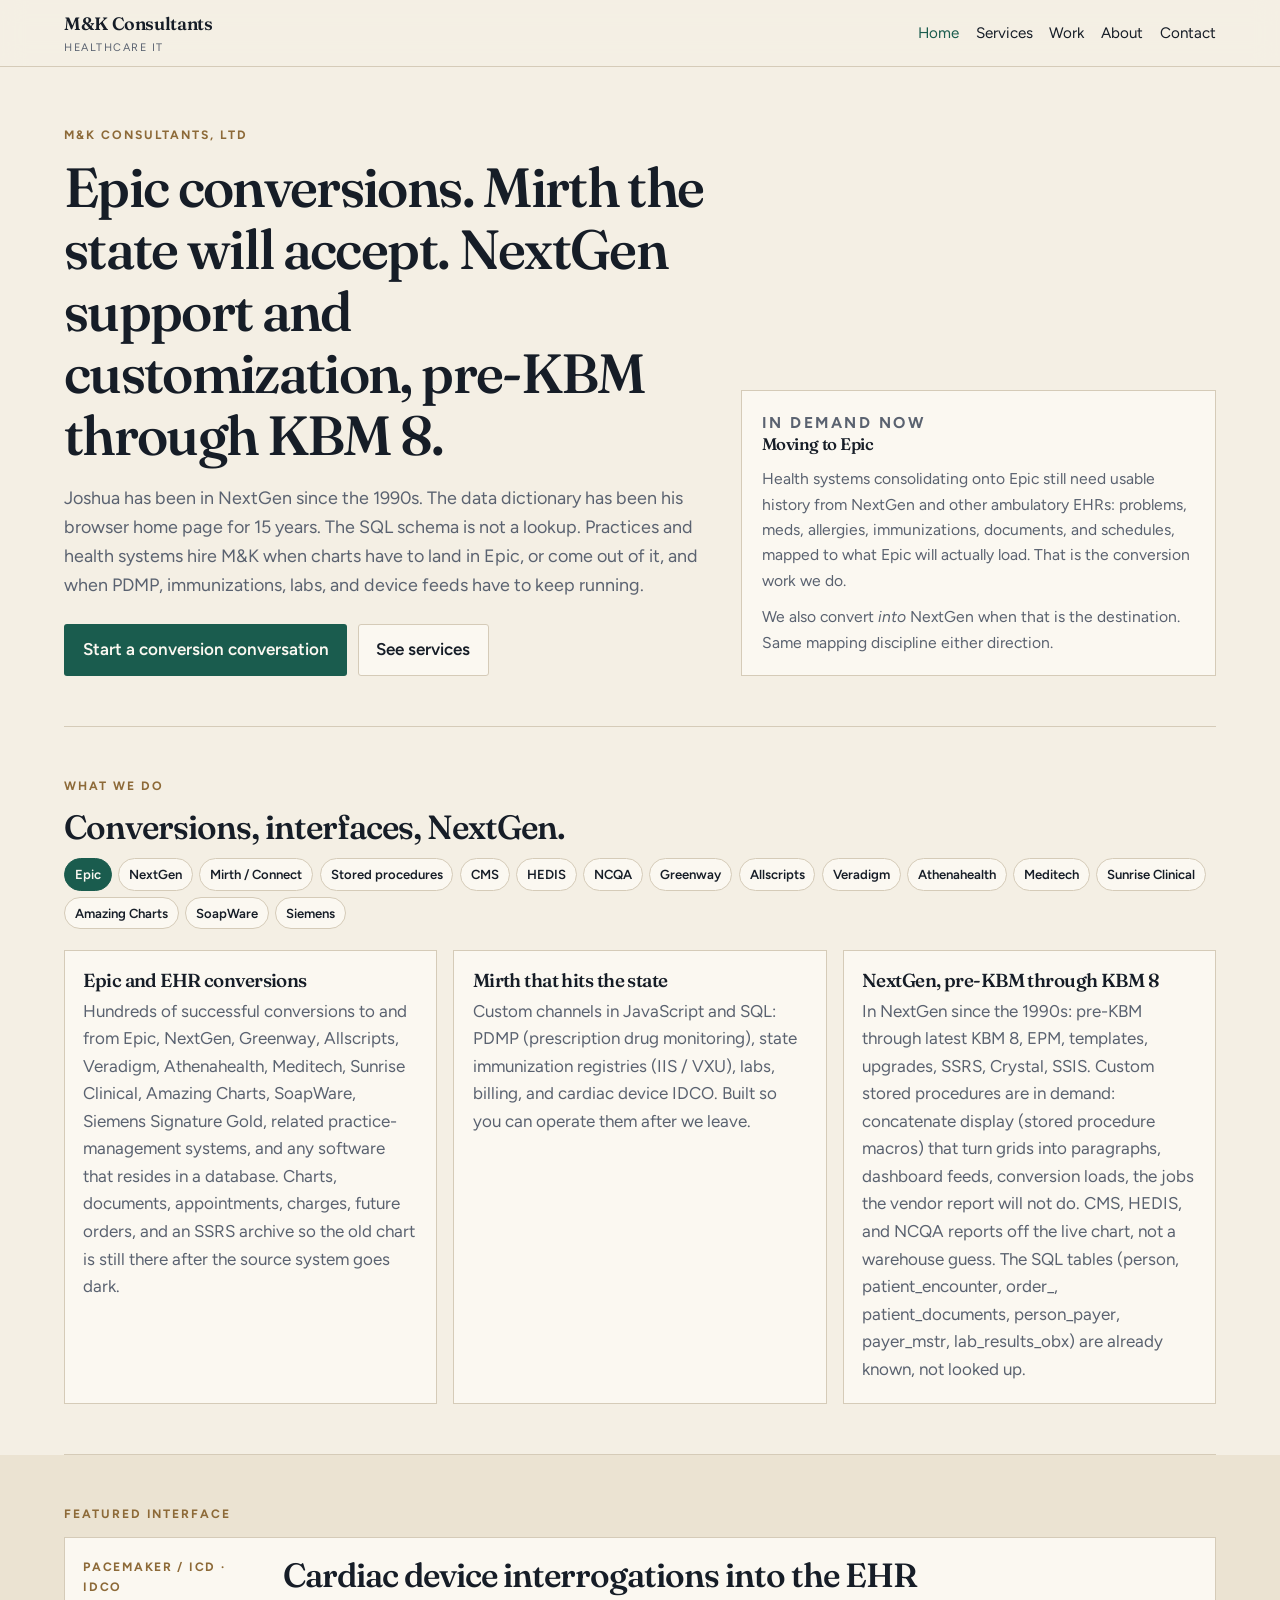
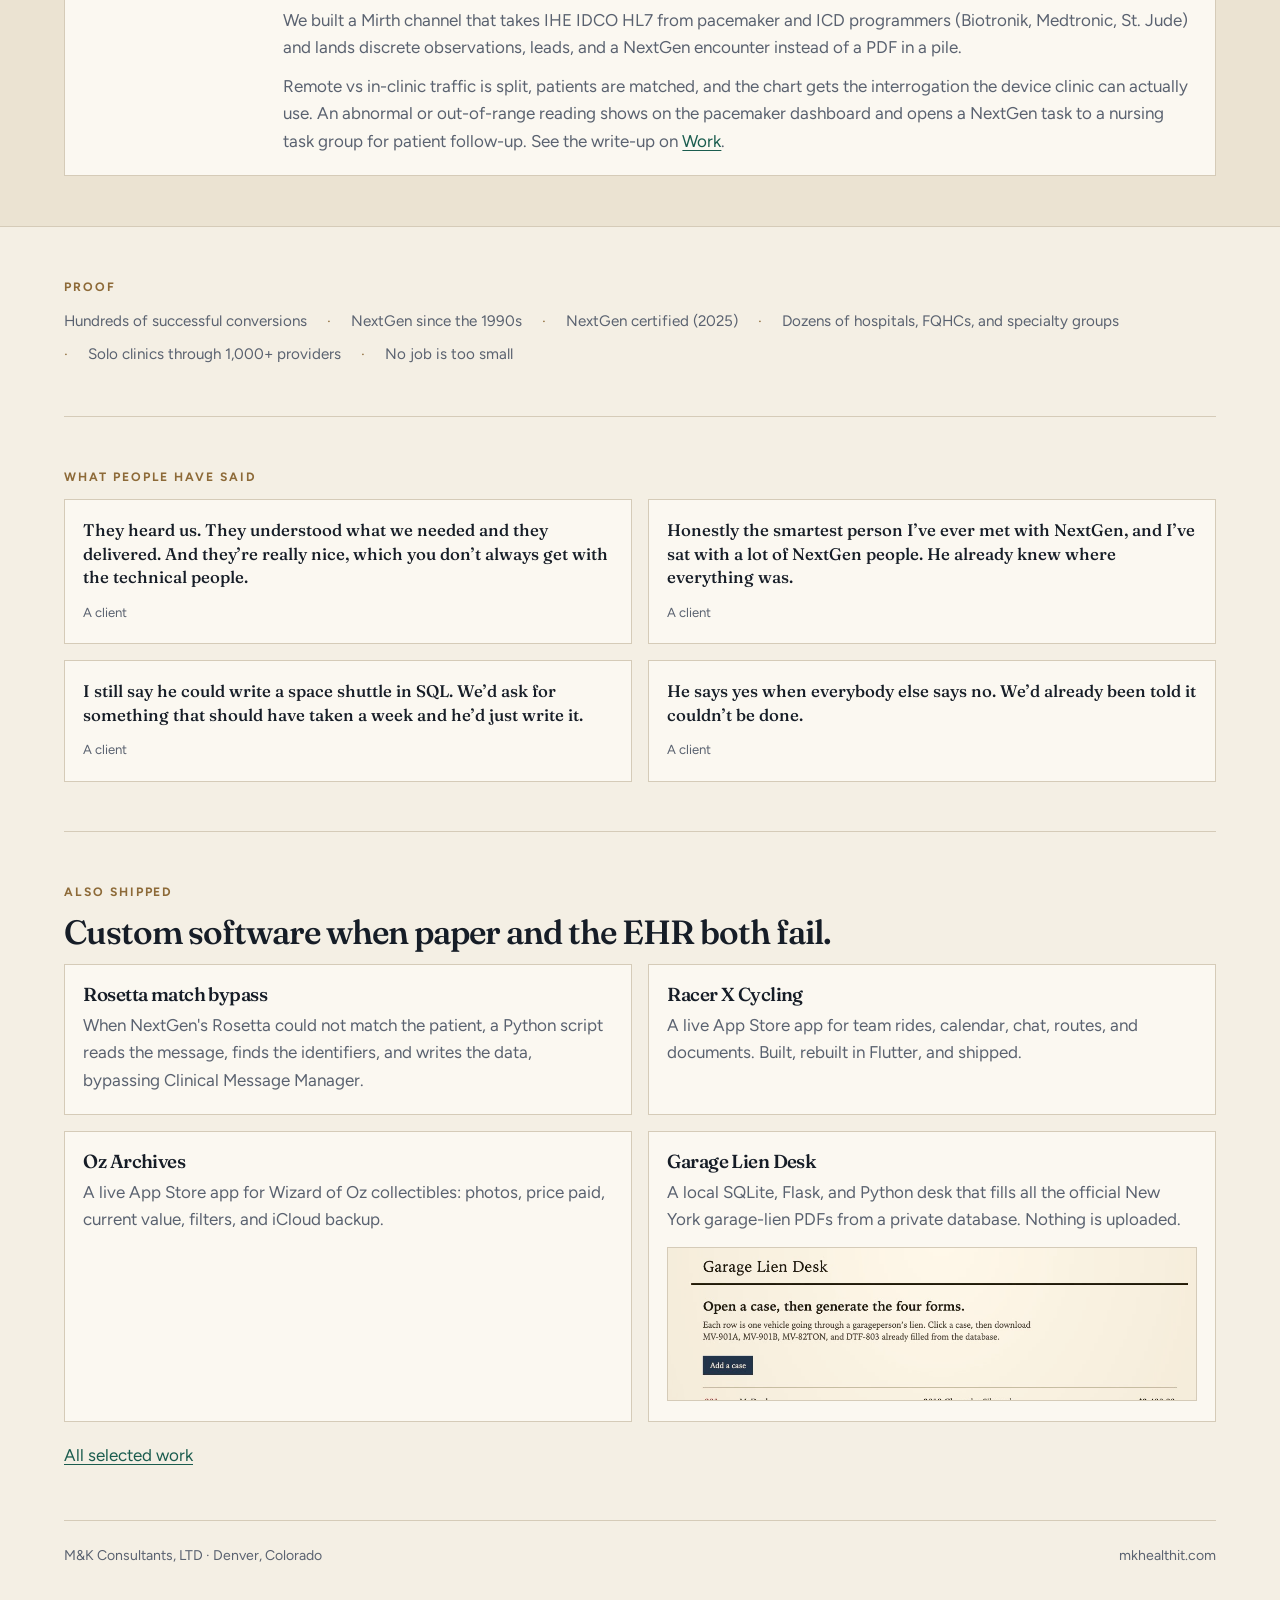
<file: index.html>
<!doctype html>
<html lang="en">
<head>
  <meta charset="utf-8">
  <meta name="viewport" content="width=device-width, initial-scale=1">
  <title>M&amp;K Consultants: Epic conversions, Mirth, NextGen</title>
  <meta name="description" content="NextGen since the 1990s. M&amp;K Consultants converts clinics to and from Epic, builds Mirth for PDMP and immunizations, and knows the NextGen SQL schema from pre-KBM through KBM 8.">
  <link rel="canonical" href="https://mkhealthit.com/">
  <link rel="icon" href="/favicon.svg" type="image/svg+xml">
  <link rel="preconnect" href="https://fonts.googleapis.com">
  <link rel="preconnect" href="https://fonts.gstatic.com" crossorigin>
  <link href="https://fonts.googleapis.com/css2?family=Figtree:wght@400;600;650&family=Fraunces:opsz,wght@9..144,500;9..144,600&display=swap" rel="stylesheet">
  <link rel="stylesheet" href="/styles.css">
</head>
<body>
  <header class="site-head">
    <div class="wrap mast">
      <a class="mark" href="/">
        <strong>M&amp;K Consultants</strong>
        <span>Healthcare IT</span>
      </a>
      <button class="nav-toggle" type="button" aria-expanded="false" aria-controls="nav">Menu</button>
      <nav class="nav" id="nav" aria-label="Primary">
        <a href="/" aria-current="page">Home</a>
        <a href="/services.html">Services</a>
        <a href="/work.html">Work</a>
        <a href="/about.html">About</a>
        <a href="/contact.html">Contact</a>
      </nav>
    </div>
  </header>

  <main>
    <section class="wrap hero">
      <div>
        <p class="kicker">M&amp;K Consultants, LTD</p>
        <h1>Epic conversions. Mirth the state will accept. NextGen support and customization, pre-KBM through KBM 8.</h1>
        <p class="lede">Joshua has been in NextGen since the 1990s. The data dictionary has been his browser home page for 15 years. The SQL schema is not a lookup. Practices and health systems hire M&amp;K when charts have to land in Epic, or come out of it, and when PDMP, immunizations, labs, and device feeds have to keep running.</p>
        <div class="actions">
          <a class="btn primary" href="/contact.html">Start a conversion conversation</a>
          <a class="btn ghost" href="/services.html">See services</a>
        </div>
      </div>
      <aside class="hero-aside">
        <p class="kicker">In demand now</p>
        <h2>Moving to Epic</h2>
        <p>Health systems consolidating onto Epic still need usable history from NextGen and other ambulatory EHRs: problems, meds, allergies, immunizations, documents, and schedules, mapped to what Epic will actually load. That is the conversion work we do.</p>
        <p>We also convert <em>into</em> NextGen when that is the destination. Same mapping discipline either direction.</p>
      </aside>
    </section>

    <section class="wrap band">
      <p class="kicker">What we do</p>
      <h2>Conversions, interfaces, NextGen.</h2>
      <ul class="chips">
        <li class="hot">Epic</li>
        <li>NextGen</li>
        <li>Mirth / Connect</li>
        <li>Stored procedures</li>
        <li>CMS</li>
        <li>HEDIS</li>
        <li>NCQA</li>
        <li>Greenway</li>
        <li>Allscripts</li>
        <li>Veradigm</li>
        <li>Athenahealth</li>
        <li>Meditech</li>
        <li>Sunrise Clinical</li>
        <li>Amazing Charts</li>
        <li>SoapWare</li>
        <li>Siemens</li>
      </ul>
      <div class="grid-3">
        <article class="tile">
          <h3>Epic and EHR conversions</h3>
          <p>Hundreds of successful conversions to and from Epic, NextGen, Greenway, Allscripts, Veradigm, Athenahealth, Meditech, Sunrise Clinical, Amazing Charts, SoapWare, Siemens Signature Gold, related practice-management systems, and any software that resides in a database. Charts, documents, appointments, charges, future orders, and an SSRS archive so the old chart is still there after the source system goes dark.</p>
        </article>
        <article class="tile">
          <h3>Mirth that hits the state</h3>
          <p>Custom channels in JavaScript and SQL: PDMP (prescription drug monitoring), state immunization registries (IIS / VXU), labs, billing, and cardiac device IDCO. Built so you can operate them after we leave.</p>
        </article>
        <article class="tile">
          <h3>NextGen, pre-KBM through KBM 8</h3>
          <p>In NextGen since the 1990s: pre-KBM through latest KBM 8, EPM, templates, upgrades, SSRS, Crystal, SSIS. Custom stored procedures are in demand: concatenate display (stored procedure macros) that turn grids into paragraphs, dashboard feeds, conversion loads, the jobs the vendor report will not do. CMS, HEDIS, and NCQA reports off the live chart, not a warehouse guess. The SQL tables (person, patient_encounter, order_, patient_documents, person_payer, payer_mstr, lab_results_obx) are already known, not looked up.</p>
        </article>
      </div>
    </section>

    <section class="band tint">
      <div class="wrap">
        <p class="kicker">Featured interface</p>
        <article class="spot">
          <p class="meta">Pacemaker / ICD · IDCO</p>
          <div>
            <h2>Cardiac device interrogations into the EHR</h2>
            <p>We built a Mirth channel that takes IHE IDCO HL7 from pacemaker and ICD programmers (Biotronik, Medtronic, St. Jude) and lands discrete observations, leads, and a NextGen encounter instead of a PDF in a pile.</p>
            <p>Remote vs in-clinic traffic is split, patients are matched, and the chart gets the interrogation the device clinic can actually use. An abnormal or out-of-range reading shows on the pacemaker dashboard and opens a NextGen task to a nursing task group for patient follow-up. See the write-up on <a href="/work.html">Work</a>.</p>
          </div>
        </article>
      </div>
    </section>

    <section class="wrap band">
      <p class="kicker">Proof</p>
      <ul class="proof">
        <li>Hundreds of successful conversions</li>
        <li>NextGen since the 1990s</li>
        <li>NextGen certified (2025)</li>
        <li>Dozens of hospitals, FQHCs, and specialty groups</li>
        <li>Solo clinics through 1,000+ providers</li>
        <li>No job is too small</li>
      </ul>
    </section>

    <section class="wrap band">
      <p class="kicker">What people have said</p>
      <div class="grid-2">
        <blockquote class="card quote">
          <p>They heard us. They understood what we needed and they delivered. And they’re really nice, which you don’t always get with the technical people.</p>
          <footer>A client</footer>
        </blockquote>
        <blockquote class="card quote">
          <p>Honestly the smartest person I’ve ever met with NextGen, and I’ve sat with a lot of NextGen people. He already knew where everything was.</p>
          <footer>A client</footer>
        </blockquote>
        <blockquote class="card quote">
          <p>I still say he could write a space shuttle in SQL. We’d ask for something that should have taken a week and he’d just write it.</p>
          <footer>A client</footer>
        </blockquote>
        <blockquote class="card quote">
          <p>He says yes when everybody else says no. We’d already been told it couldn’t be done.</p>
          <footer>A client</footer>
        </blockquote>
      </div>
    </section>

    <section class="wrap band">
      <p class="kicker">Also shipped</p>
      <h2>Custom software when paper and the EHR both fail.</h2>
      <div class="grid-2">
        <article class="card">
          <h3>Rosetta match bypass</h3>
          <p>When NextGen's Rosetta could not match the patient, a Python script reads the message, finds the identifiers, and writes the data, bypassing Clinical Message Manager.</p>
        </article>
        <article class="card">
          <h3>Racer X Cycling</h3>
          <p>A live App Store app for team rides, calendar, chat, routes, and documents. Built, rebuilt in Flutter, and shipped.</p>
        </article>
        <article class="card">
          <h3>Oz Archives</h3>
          <p>A live App Store app for Wizard of Oz collectibles: photos, price paid, current value, filters, and iCloud backup.</p>
        </article>
        <article class="card">
          <h3>Garage Lien Desk</h3>
          <p>A local SQLite, Flask, and Python desk that fills all the official New York garage-lien PDFs from a private database. Nothing is uploaded.</p>
          <a class="card-shot" href="/work.html">
            <img src="/images/lien/docket.jpg" alt="Garage Lien Desk sample docket" width="1020" height="566">
          </a>
        </article>
      </div>
      <p style="margin: 1.25rem 0 0;"><a href="/work.html">All selected work</a></p>
    </section>
  </main>

  <footer class="colophon">
    <div class="wrap">
      <span>M&amp;K Consultants, LTD · Denver, Colorado</span>
      <span>mkhealthit.com</span>
    </div>
  </footer>
  <script src="/site.js"></script>
</body>
</html>
</file>
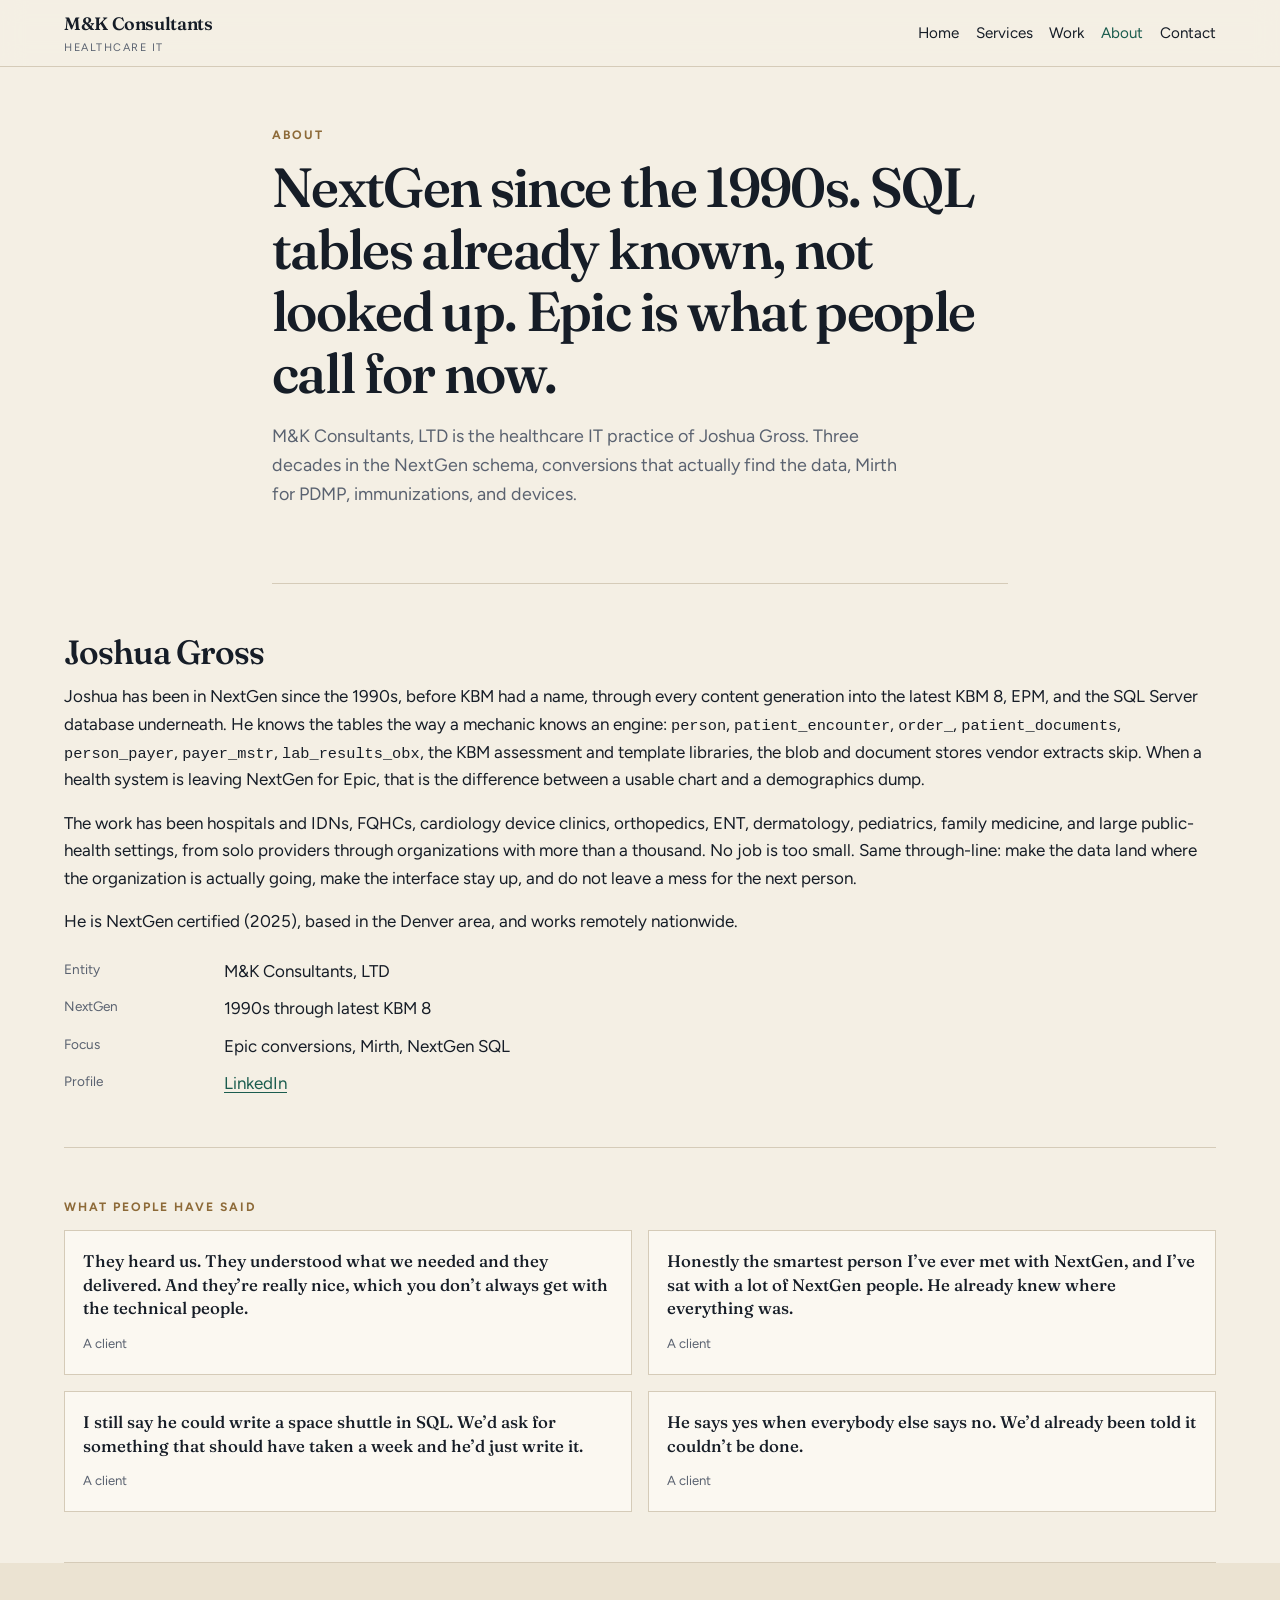
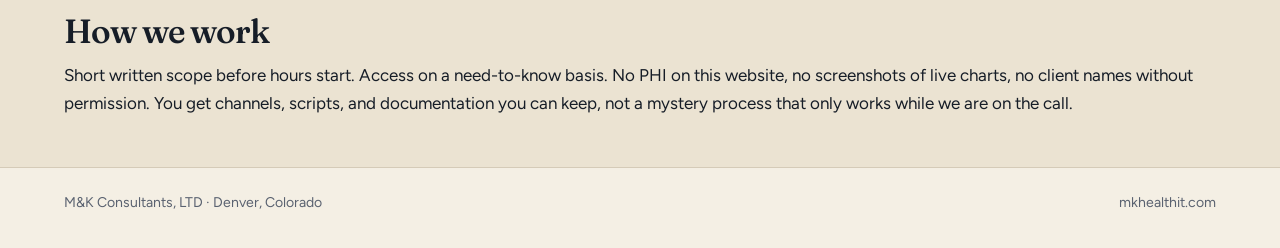
<file: about.html>
<!doctype html>
<html lang="en">
<head>
  <meta charset="utf-8">
  <meta name="viewport" content="width=device-width, initial-scale=1">
  <title>About · M&amp;K Consultants</title>
  <meta name="description" content="Joshua Gross has been in NextGen since the 1990s. M&amp;K Consultants does Epic conversions, Mirth, and NextGen SQL from pre-KBM through KBM 8.">
  <link rel="canonical" href="https://mkhealthit.com/about.html">
  <link rel="icon" href="/favicon.svg" type="image/svg+xml">
  <link rel="preconnect" href="https://fonts.googleapis.com">
  <link rel="preconnect" href="https://fonts.gstatic.com" crossorigin>
  <link href="https://fonts.googleapis.com/css2?family=Figtree:wght@400;600;650&family=Fraunces:opsz,wght@9..144,500;9..144,600&display=swap" rel="stylesheet">
  <link rel="stylesheet" href="/styles.css">
</head>
<body>
  <header class="site-head">
    <div class="wrap mast">
      <a class="mark" href="/">
        <strong>M&amp;K Consultants</strong>
        <span>Healthcare IT</span>
      </a>
      <button class="nav-toggle" type="button" aria-expanded="false" aria-controls="nav">Menu</button>
      <nav class="nav" id="nav" aria-label="Primary">
        <a href="/">Home</a>
        <a href="/services.html">Services</a>
        <a href="/work.html">Work</a>
        <a href="/about.html" aria-current="page">About</a>
        <a href="/contact.html">Contact</a>
      </nav>
    </div>
  </header>

  <main>
    <section class="wrap hero plain">
      <p class="kicker">About</p>
      <h1>NextGen since the 1990s. SQL tables already known, not looked up. Epic is what people call for now.</h1>
      <p class="lede">M&amp;K Consultants, LTD is the healthcare IT practice of Joshua Gross. Three decades in the NextGen schema, conversions that actually find the data, Mirth for PDMP, immunizations, and devices.</p>
    </section>

    <section class="wrap band prose">
      <h2>Joshua Gross</h2>
      <p>Joshua has been in NextGen since the 1990s, before KBM had a name, through every content generation into the latest KBM 8, EPM, and the SQL Server database underneath. He knows the tables the way a mechanic knows an engine: <code>person</code>, <code>patient_encounter</code>, <code>order_</code>, <code>patient_documents</code>, <code>person_payer</code>, <code>payer_mstr</code>, <code>lab_results_obx</code>, the KBM assessment and template libraries, the blob and document stores vendor extracts skip. When a health system is leaving NextGen for Epic, that is the difference between a usable chart and a demographics dump.</p>
      <p>The work has been hospitals and IDNs, FQHCs, cardiology device clinics, orthopedics, ENT, dermatology, pediatrics, family medicine, and large public-health settings, from solo providers through organizations with more than a thousand. No job is too small. Same through-line: make the data land where the organization is actually going, make the interface stay up, and do not leave a mess for the next person.</p>
      <p>He is NextGen certified (2025), based in the Denver area, and works remotely nationwide.</p>
      <dl class="facts">
        <dt>Entity</dt>
        <dd>M&amp;K Consultants, LTD</dd>
        <dt>NextGen</dt>
        <dd>1990s through latest KBM 8</dd>
        <dt>Focus</dt>
        <dd>Epic conversions, Mirth, NextGen SQL</dd>
        <dt>Profile</dt>
        <dd><a href="https://www.linkedin.com/in/joshua-gross-456a031a">LinkedIn</a></dd>
      </dl>
    </section>

    <section class="wrap band">
      <p class="kicker">What people have said</p>
      <div class="grid-2">
        <blockquote class="card quote">
          <p>They heard us. They understood what we needed and they delivered. And they’re really nice, which you don’t always get with the technical people.</p>
          <footer>A client</footer>
        </blockquote>
        <blockquote class="card quote">
          <p>Honestly the smartest person I’ve ever met with NextGen, and I’ve sat with a lot of NextGen people. He already knew where everything was.</p>
          <footer>A client</footer>
        </blockquote>
        <blockquote class="card quote">
          <p>I still say he could write a space shuttle in SQL. We’d ask for something that should have taken a week and he’d just write it.</p>
          <footer>A client</footer>
        </blockquote>
        <blockquote class="card quote">
          <p>He says yes when everybody else says no. We’d already been told it couldn’t be done.</p>
          <footer>A client</footer>
        </blockquote>
      </div>
    </section>

    <section class="band tint">
      <div class="wrap prose">
        <h2>How we work</h2>
        <p>Short written scope before hours start. Access on a need-to-know basis. No PHI on this website, no screenshots of live charts, no client names without permission. You get channels, scripts, and documentation you can keep, not a mystery process that only works while we are on the call.</p>
      </div>
    </section>
  </main>

  <footer class="colophon">
    <div class="wrap">
      <span>M&amp;K Consultants, LTD · Denver, Colorado</span>
      <span>mkhealthit.com</span>
    </div>
  </footer>
  <script src="/site.js"></script>
</body>
</html>
</file>
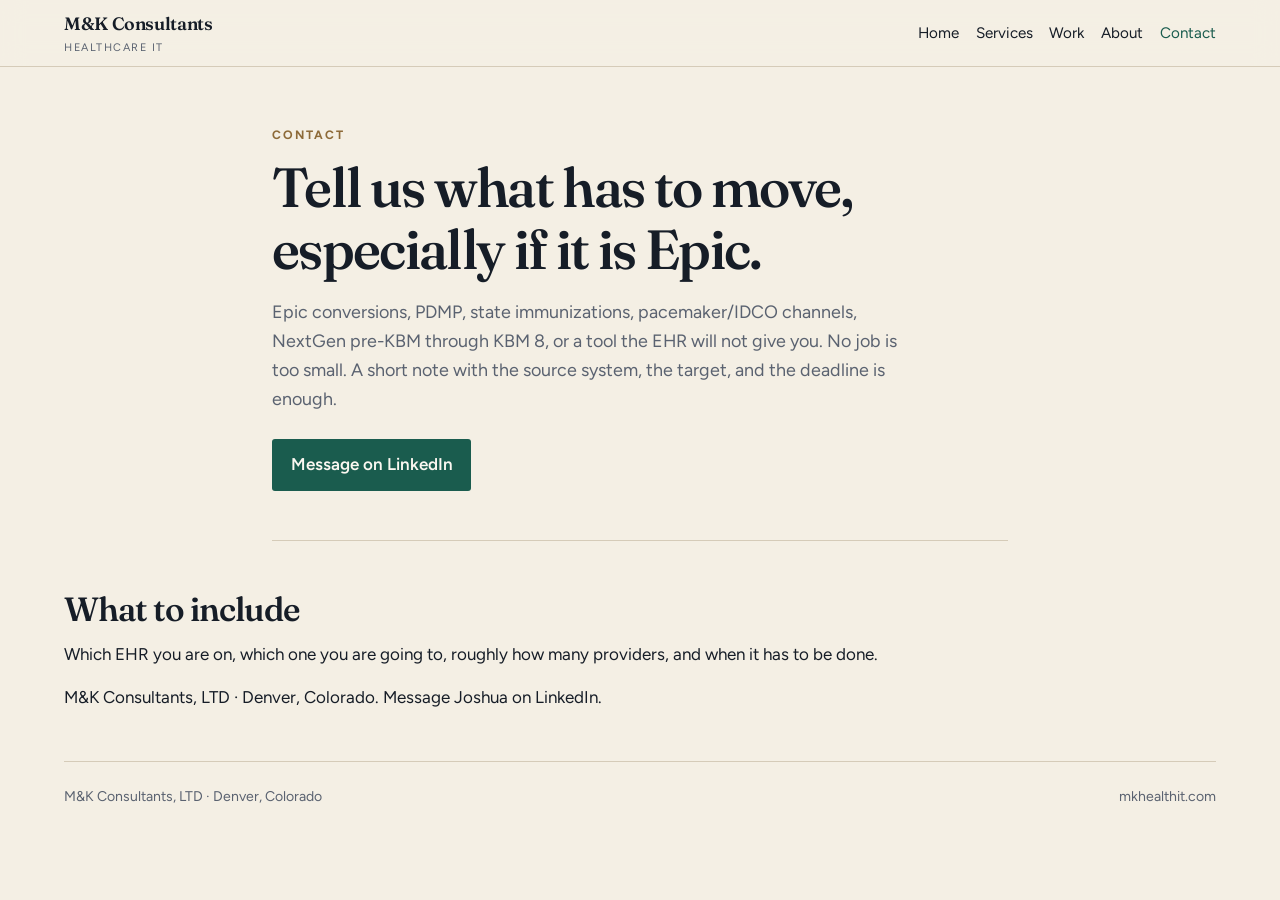
<file: contact.html>
<!doctype html>
<html lang="en">
<head>
  <meta charset="utf-8">
  <meta name="viewport" content="width=device-width, initial-scale=1">
  <title>Contact · M&amp;K Consultants</title>
  <meta name="description" content="Contact M&amp;K Consultants about an Epic conversion, PDMP or immunization Mirth channel, NextGen KBM 8 work, or custom software.">
  <link rel="canonical" href="https://mkhealthit.com/contact.html">
  <link rel="icon" href="/favicon.svg" type="image/svg+xml">
  <link rel="preconnect" href="https://fonts.googleapis.com">
  <link rel="preconnect" href="https://fonts.gstatic.com" crossorigin>
  <link href="https://fonts.googleapis.com/css2?family=Figtree:wght@400;600;650&family=Fraunces:opsz,wght@9..144,500;9..144,600&display=swap" rel="stylesheet">
  <link rel="stylesheet" href="/styles.css">
</head>
<body>
  <header class="site-head">
    <div class="wrap mast">
      <a class="mark" href="/">
        <strong>M&amp;K Consultants</strong>
        <span>Healthcare IT</span>
      </a>
      <button class="nav-toggle" type="button" aria-expanded="false" aria-controls="nav">Menu</button>
      <nav class="nav" id="nav" aria-label="Primary">
        <a href="/">Home</a>
        <a href="/services.html">Services</a>
        <a href="/work.html">Work</a>
        <a href="/about.html">About</a>
        <a href="/contact.html" aria-current="page">Contact</a>
      </nav>
    </div>
  </header>

  <main>
    <section class="wrap hero plain">
      <p class="kicker">Contact</p>
      <h1>Tell us what has to move, especially if it is Epic.</h1>
      <p class="lede">Epic conversions, PDMP, state immunizations, pacemaker/IDCO channels, NextGen pre-KBM through KBM 8, or a tool the EHR will not give you. No job is too small. A short note with the source system, the target, and the deadline is enough.</p>
      <div class="actions">
        <a class="btn primary" href="https://www.linkedin.com/in/joshua-gross-456a031a">Message on LinkedIn</a>
      </div>
    </section>

    <section class="wrap band prose">
      <h2>What to include</h2>
      <p>Which EHR you are on, which one you are going to, roughly how many providers, and when it has to be done.</p>
      <p>M&amp;K Consultants, LTD · Denver, Colorado. Message Joshua on LinkedIn.</p>
    </section>
  </main>

  <footer class="colophon">
    <div class="wrap">
      <span>M&amp;K Consultants, LTD · Denver, Colorado</span>
      <span>mkhealthit.com</span>
    </div>
  </footer>
  <script src="/site.js"></script>
</body>
</html>
</file>
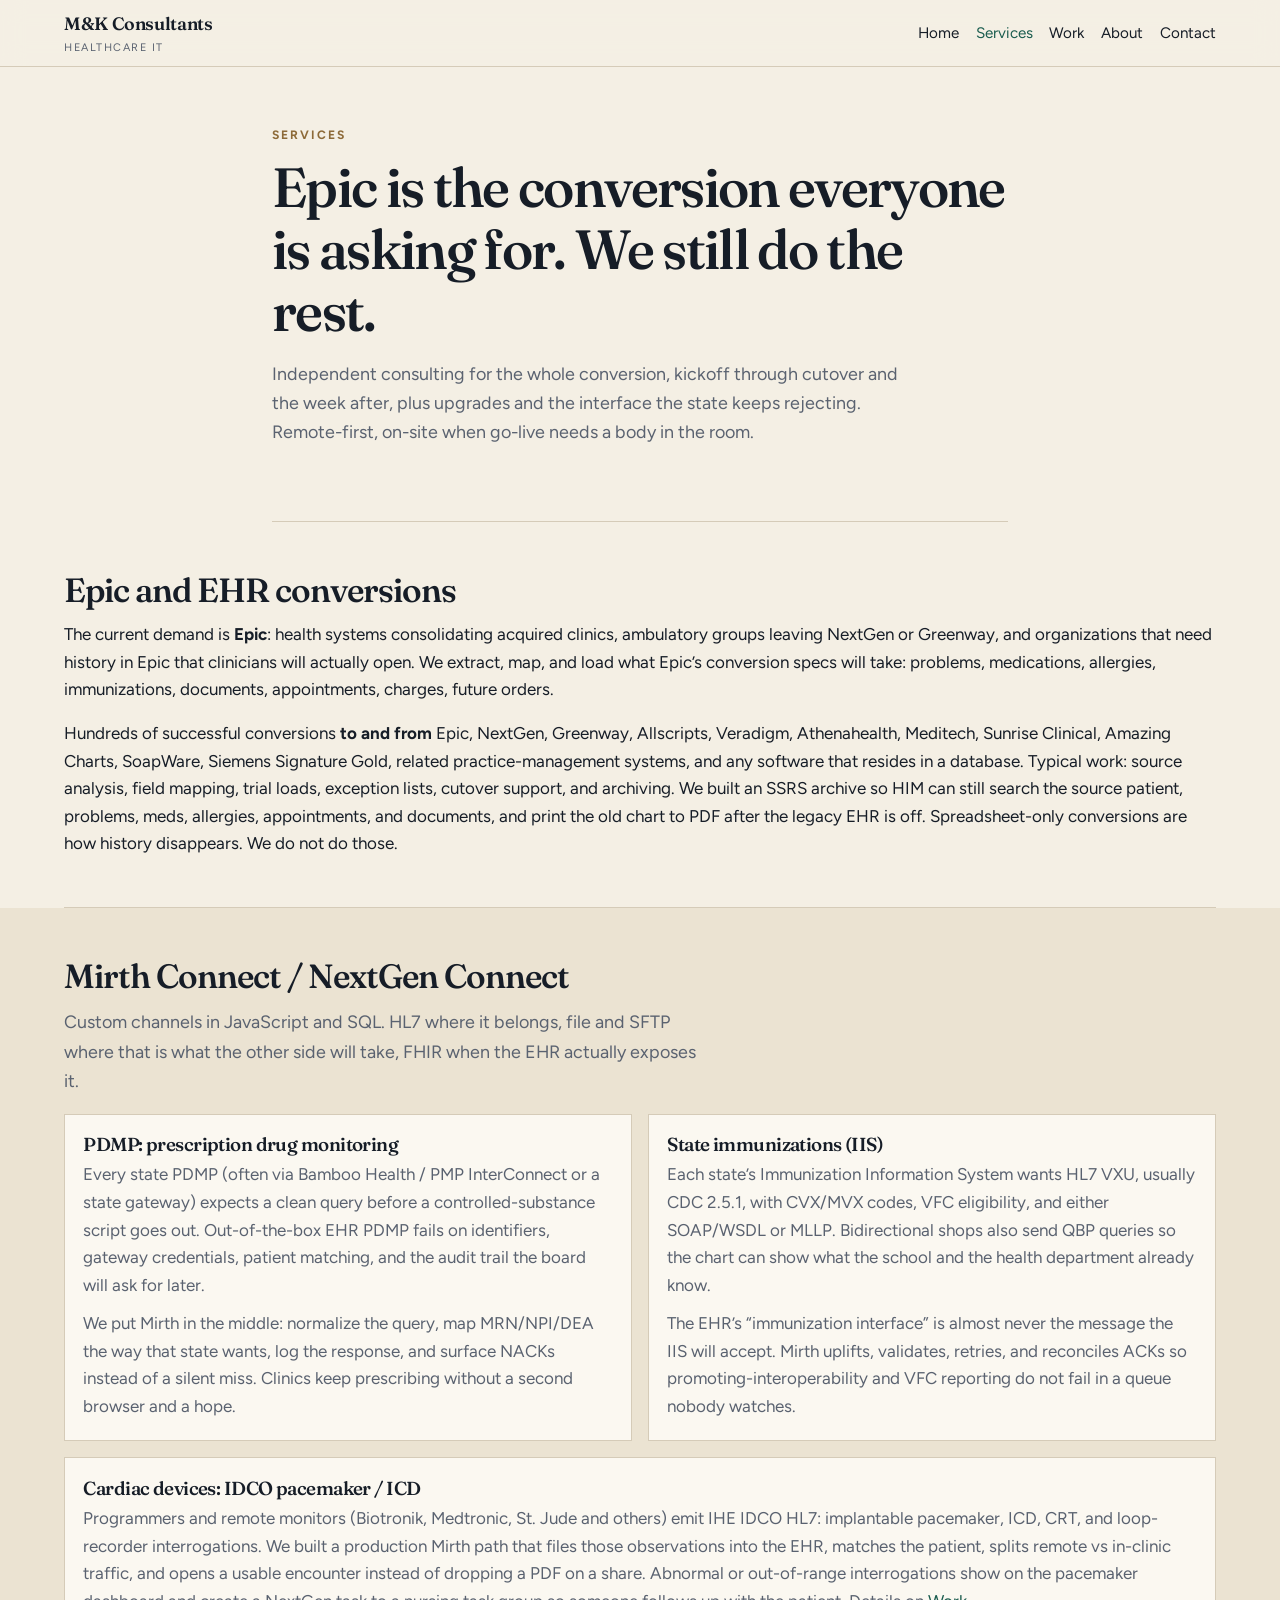
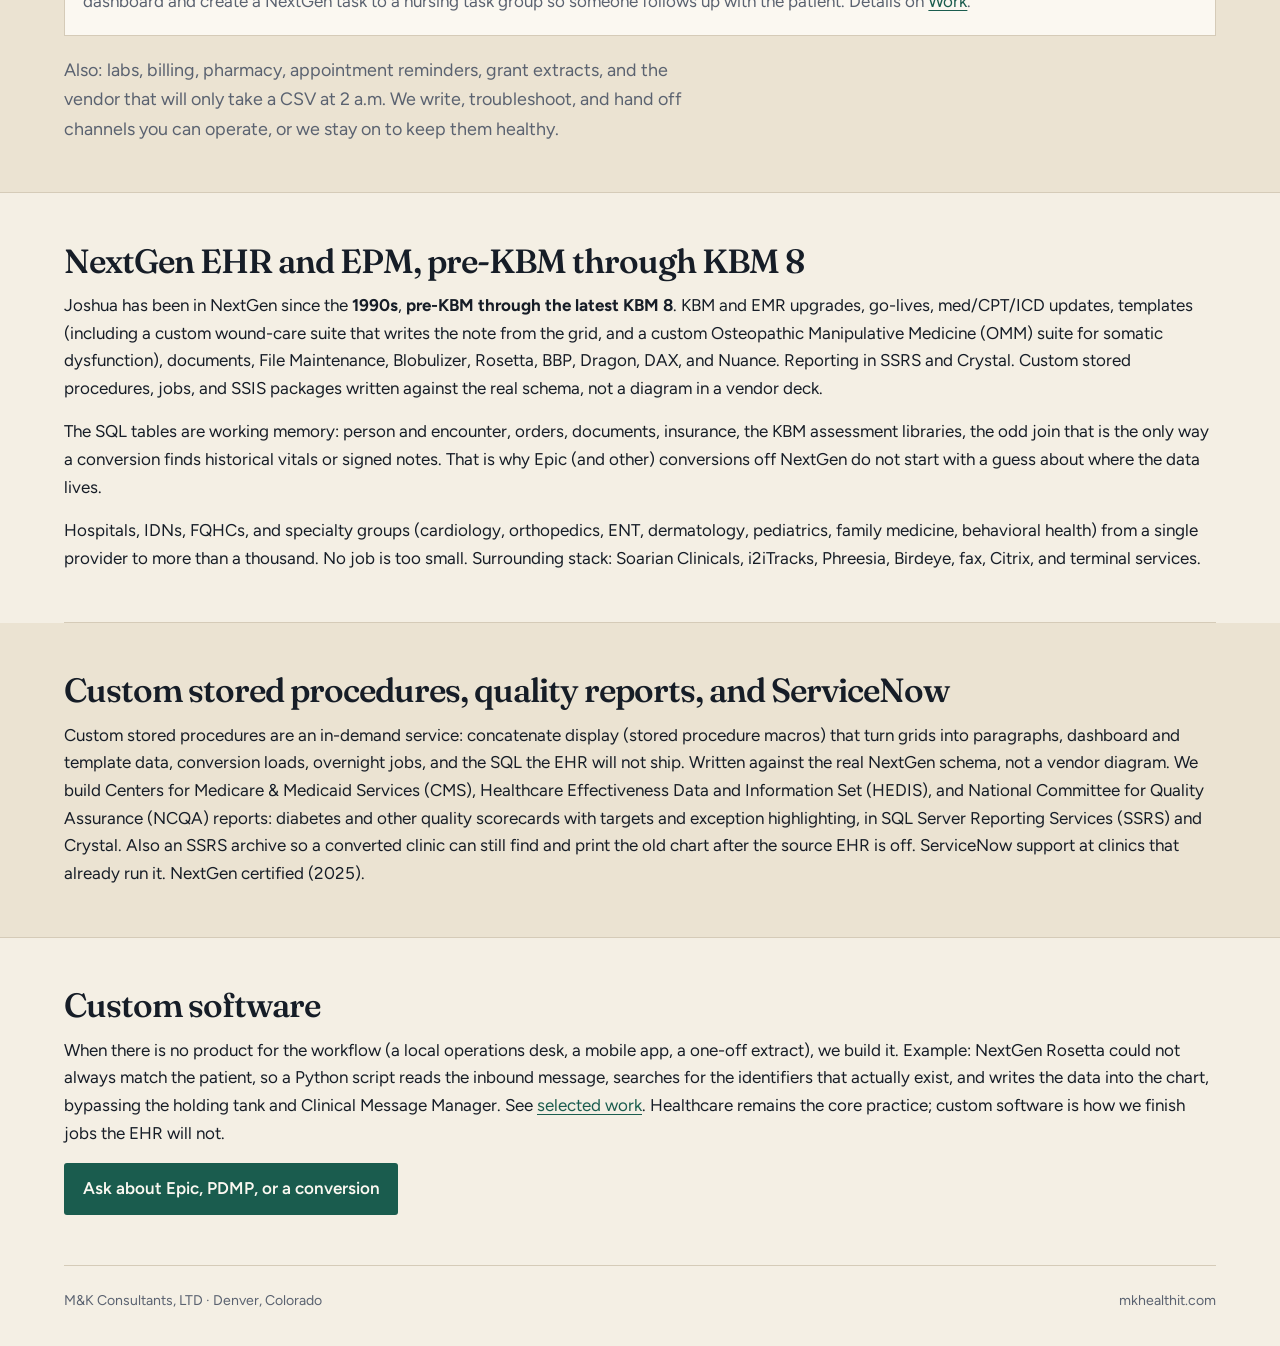
<file: services.html>
<!doctype html>
<html lang="en">
<head>
  <meta charset="utf-8">
  <meta name="viewport" content="width=device-width, initial-scale=1">
  <title>Services: Epic conversions, Mirth, NextGen · M&amp;K Consultants</title>
  <meta name="description" content="Epic and NextGen EHR conversions, Mirth channels for PDMP and state immunization registries, IDCO cardiac device feeds, and NextGen from pre-KBM through KBM 8.">
  <link rel="canonical" href="https://mkhealthit.com/services.html">
  <link rel="icon" href="/favicon.svg" type="image/svg+xml">
  <link rel="preconnect" href="https://fonts.googleapis.com">
  <link rel="preconnect" href="https://fonts.gstatic.com" crossorigin>
  <link href="https://fonts.googleapis.com/css2?family=Figtree:wght@400;600;650&family=Fraunces:opsz,wght@9..144,500;9..144,600&display=swap" rel="stylesheet">
  <link rel="stylesheet" href="/styles.css">
</head>
<body>
  <header class="site-head">
    <div class="wrap mast">
      <a class="mark" href="/">
        <strong>M&amp;K Consultants</strong>
        <span>Healthcare IT</span>
      </a>
      <button class="nav-toggle" type="button" aria-expanded="false" aria-controls="nav">Menu</button>
      <nav class="nav" id="nav" aria-label="Primary">
        <a href="/">Home</a>
        <a href="/services.html" aria-current="page">Services</a>
        <a href="/work.html">Work</a>
        <a href="/about.html">About</a>
        <a href="/contact.html">Contact</a>
      </nav>
    </div>
  </header>

  <main>
    <section class="wrap hero plain">
      <p class="kicker">Services</p>
      <h1>Epic is the conversion everyone is asking for. We still do the rest.</h1>
      <p class="lede">Independent consulting for the whole conversion, kickoff through cutover and the week after, plus upgrades and the interface the state keeps rejecting. Remote-first, on-site when go-live needs a body in the room.</p>
    </section>

    <section class="wrap band prose">
      <h2>Epic and EHR conversions</h2>
      <p>The current demand is <strong>Epic</strong>: health systems consolidating acquired clinics, ambulatory groups leaving NextGen or Greenway, and organizations that need history in Epic that clinicians will actually open. We extract, map, and load what Epic’s conversion specs will take: problems, medications, allergies, immunizations, documents, appointments, charges, future orders.</p>
      <p>Hundreds of successful conversions <strong>to and from</strong> Epic, NextGen, Greenway, Allscripts, Veradigm, Athenahealth, Meditech, Sunrise Clinical, Amazing Charts, SoapWare, Siemens Signature Gold, related practice-management systems, and any software that resides in a database. Typical work: source analysis, field mapping, trial loads, exception lists, cutover support, and archiving. We built an SSRS archive so HIM can still search the source patient, problems, meds, allergies, appointments, and documents, and print the old chart to PDF after the legacy EHR is off. Spreadsheet-only conversions are how history disappears. We do not do those.</p>
    </section>

    <section class="band tint">
      <div class="wrap">
        <h2>Mirth Connect / NextGen Connect</h2>
        <p class="lede" style="margin-bottom: 1.2rem;">Custom channels in JavaScript and SQL. HL7 where it belongs, file and SFTP where that is what the other side will take, FHIR when the EHR actually exposes it.</p>
        <div class="grid-2">
          <article class="tile">
            <h3>PDMP: prescription drug monitoring</h3>
            <p>Every state PDMP (often via Bamboo Health / PMP InterConnect or a state gateway) expects a clean query before a controlled-substance script goes out. Out-of-the-box EHR PDMP fails on identifiers, gateway credentials, patient matching, and the audit trail the board will ask for later.</p>
            <p>We put Mirth in the middle: normalize the query, map MRN/NPI/DEA the way that state wants, log the response, and surface NACKs instead of a silent miss. Clinics keep prescribing without a second browser and a hope.</p>
          </article>
          <article class="tile">
            <h3>State immunizations (IIS)</h3>
            <p>Each state’s Immunization Information System wants HL7 VXU, usually CDC 2.5.1, with CVX/MVX codes, VFC eligibility, and either SOAP/WSDL or MLLP. Bidirectional shops also send QBP queries so the chart can show what the school and the health department already know.</p>
            <p>The EHR’s “immunization interface” is almost never the message the IIS will accept. Mirth uplifts, validates, retries, and reconciles ACKs so promoting-interoperability and VFC reporting do not fail in a queue nobody watches.</p>
          </article>
        </div>
        <article class="tile" style="margin-top: 1rem;">
          <h3>Cardiac devices: IDCO pacemaker / ICD</h3>
          <p>Programmers and remote monitors (Biotronik, Medtronic, St. Jude and others) emit IHE IDCO HL7: implantable pacemaker, ICD, CRT, and loop-recorder interrogations. We built a production Mirth path that files those observations into the EHR, matches the patient, splits remote vs in-clinic traffic, and opens a usable encounter instead of dropping a PDF on a share. Abnormal or out-of-range interrogations show on the pacemaker dashboard and create a NextGen task to a nursing task group so someone follows up with the patient. Details on <a href="/work.html">Work</a>.</p>
        </article>
        <p class="lede" style="margin: 1.2rem 0 0;">Also: labs, billing, pharmacy, appointment reminders, grant extracts, and the vendor that will only take a CSV at 2 a.m. We write, troubleshoot, and hand off channels you can operate, or we stay on to keep them healthy.</p>
      </div>
    </section>

    <section class="wrap band prose">
      <h2>NextGen EHR and EPM, pre-KBM through KBM 8</h2>
      <p>Joshua has been in NextGen since the <strong>1990s</strong>, <strong>pre-KBM through the latest KBM 8</strong>. KBM and EMR upgrades, go-lives, med/CPT/ICD updates, templates (including a custom wound-care suite that writes the note from the grid, and a custom Osteopathic Manipulative Medicine (OMM) suite for somatic dysfunction), documents, File Maintenance, Blobulizer, Rosetta, BBP, Dragon, DAX, and Nuance. Reporting in SSRS and Crystal. Custom stored procedures, jobs, and SSIS packages written against the real schema, not a diagram in a vendor deck.</p>
      <p>The SQL tables are working memory: person and encounter, orders, documents, insurance, the KBM assessment libraries, the odd join that is the only way a conversion finds historical vitals or signed notes. That is why Epic (and other) conversions off NextGen do not start with a guess about where the data lives.</p>
      <p>Hospitals, IDNs, FQHCs, and specialty groups (cardiology, orthopedics, ENT, dermatology, pediatrics, family medicine, behavioral health) from a single provider to more than a thousand. No job is too small. Surrounding stack: Soarian Clinicals, i2iTracks, Phreesia, Birdeye, fax, Citrix, and terminal services.</p>
    </section>

    <section class="band tint">
      <div class="wrap prose">
        <h2>Custom stored procedures, quality reports, and ServiceNow</h2>
        <p>Custom stored procedures are an in-demand service: concatenate display (stored procedure macros) that turn grids into paragraphs, dashboard and template data, conversion loads, overnight jobs, and the SQL the EHR will not ship. Written against the real NextGen schema, not a vendor diagram. We build Centers for Medicare &amp; Medicaid Services (CMS), Healthcare Effectiveness Data and Information Set (HEDIS), and National Committee for Quality Assurance (NCQA) reports: diabetes and other quality scorecards with targets and exception highlighting, in SQL Server Reporting Services (SSRS) and Crystal. Also an SSRS archive so a converted clinic can still find and print the old chart after the source EHR is off. ServiceNow support at clinics that already run it. NextGen certified (2025).</p>
      </div>
    </section>

    <section class="wrap band prose">
      <h2>Custom software</h2>
      <p>When there is no product for the workflow (a local operations desk, a mobile app, a one-off extract), we build it. Example: NextGen Rosetta could not always match the patient, so a Python script reads the inbound message, searches for the identifiers that actually exist, and writes the data into the chart, bypassing the holding tank and Clinical Message Manager. See <a href="/work.html">selected work</a>. Healthcare remains the core practice; custom software is how we finish jobs the EHR will not.</p>
      <p><a class="btn primary" href="/contact.html">Ask about Epic, PDMP, or a conversion</a></p>
    </section>
  </main>

  <footer class="colophon">
    <div class="wrap">
      <span>M&amp;K Consultants, LTD · Denver, Colorado</span>
      <span>mkhealthit.com</span>
    </div>
  </footer>
  <script src="/site.js"></script>
</body>
</html>
</file>
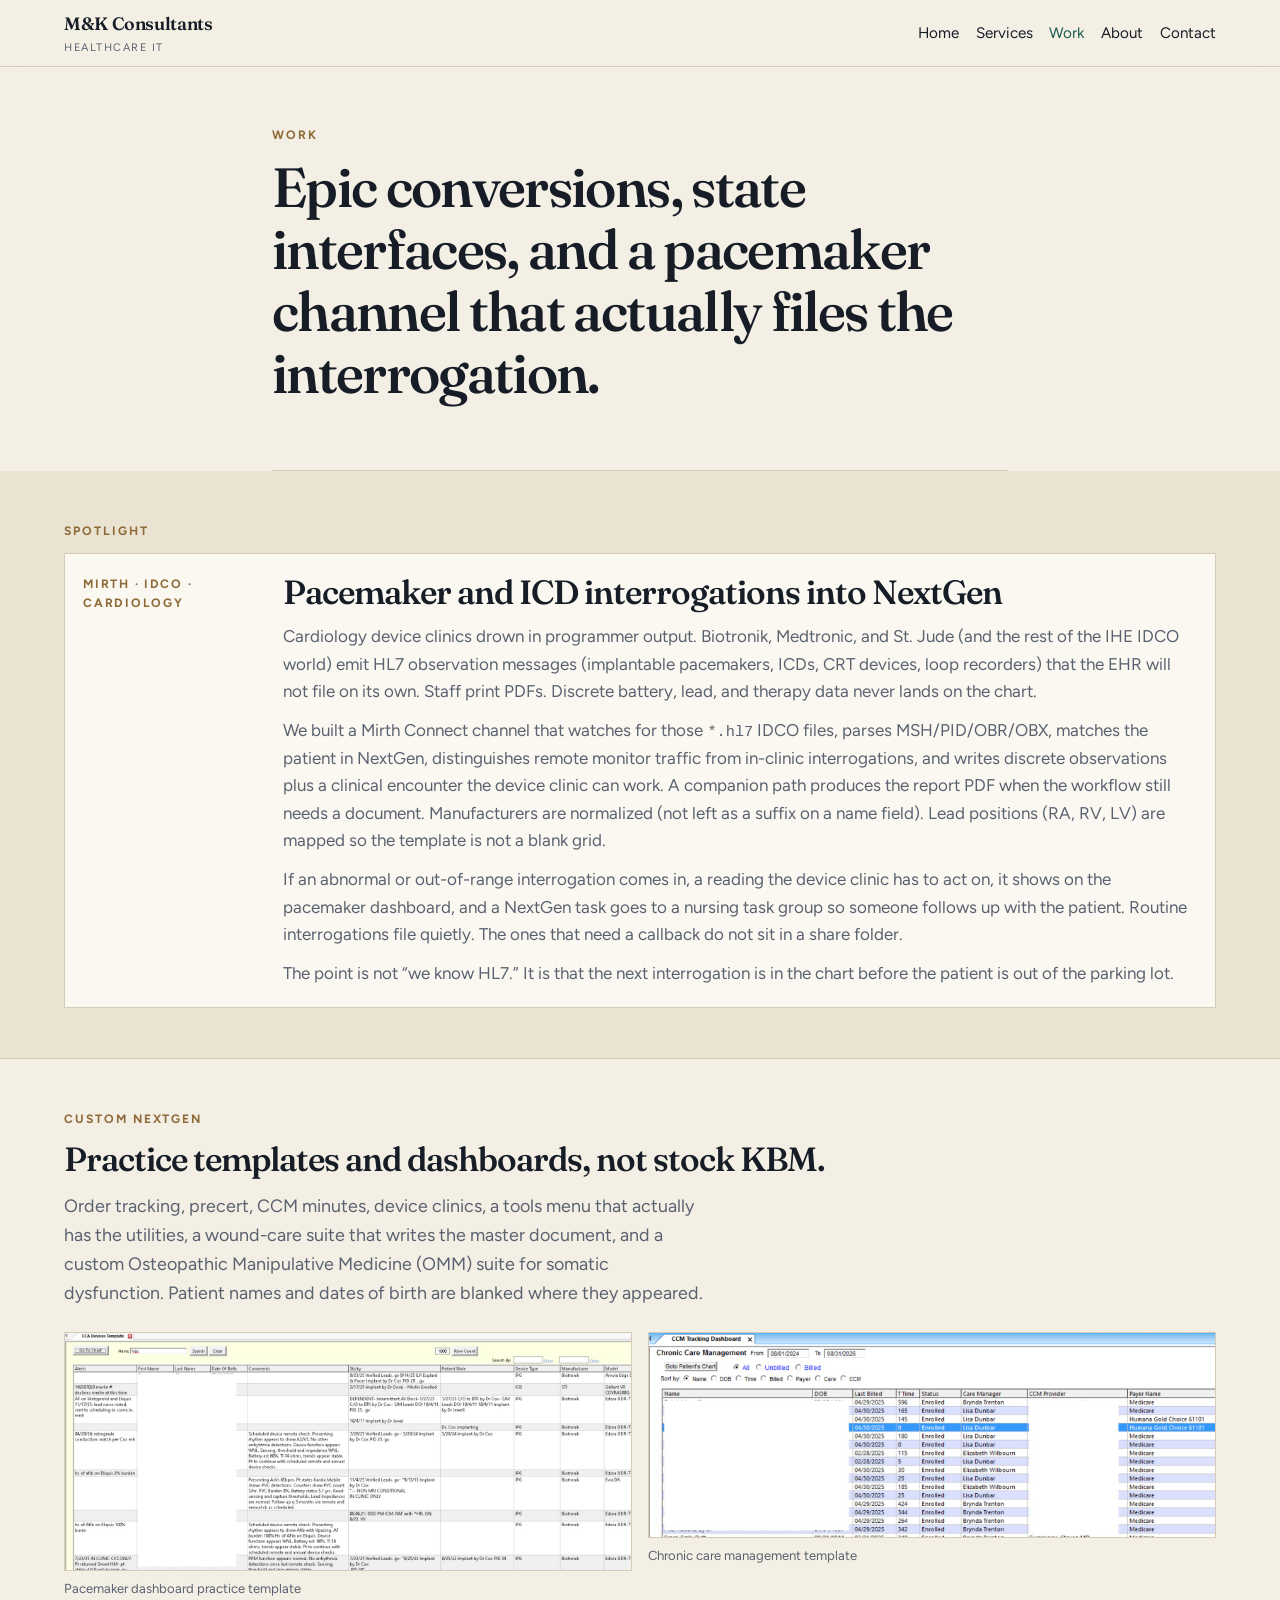
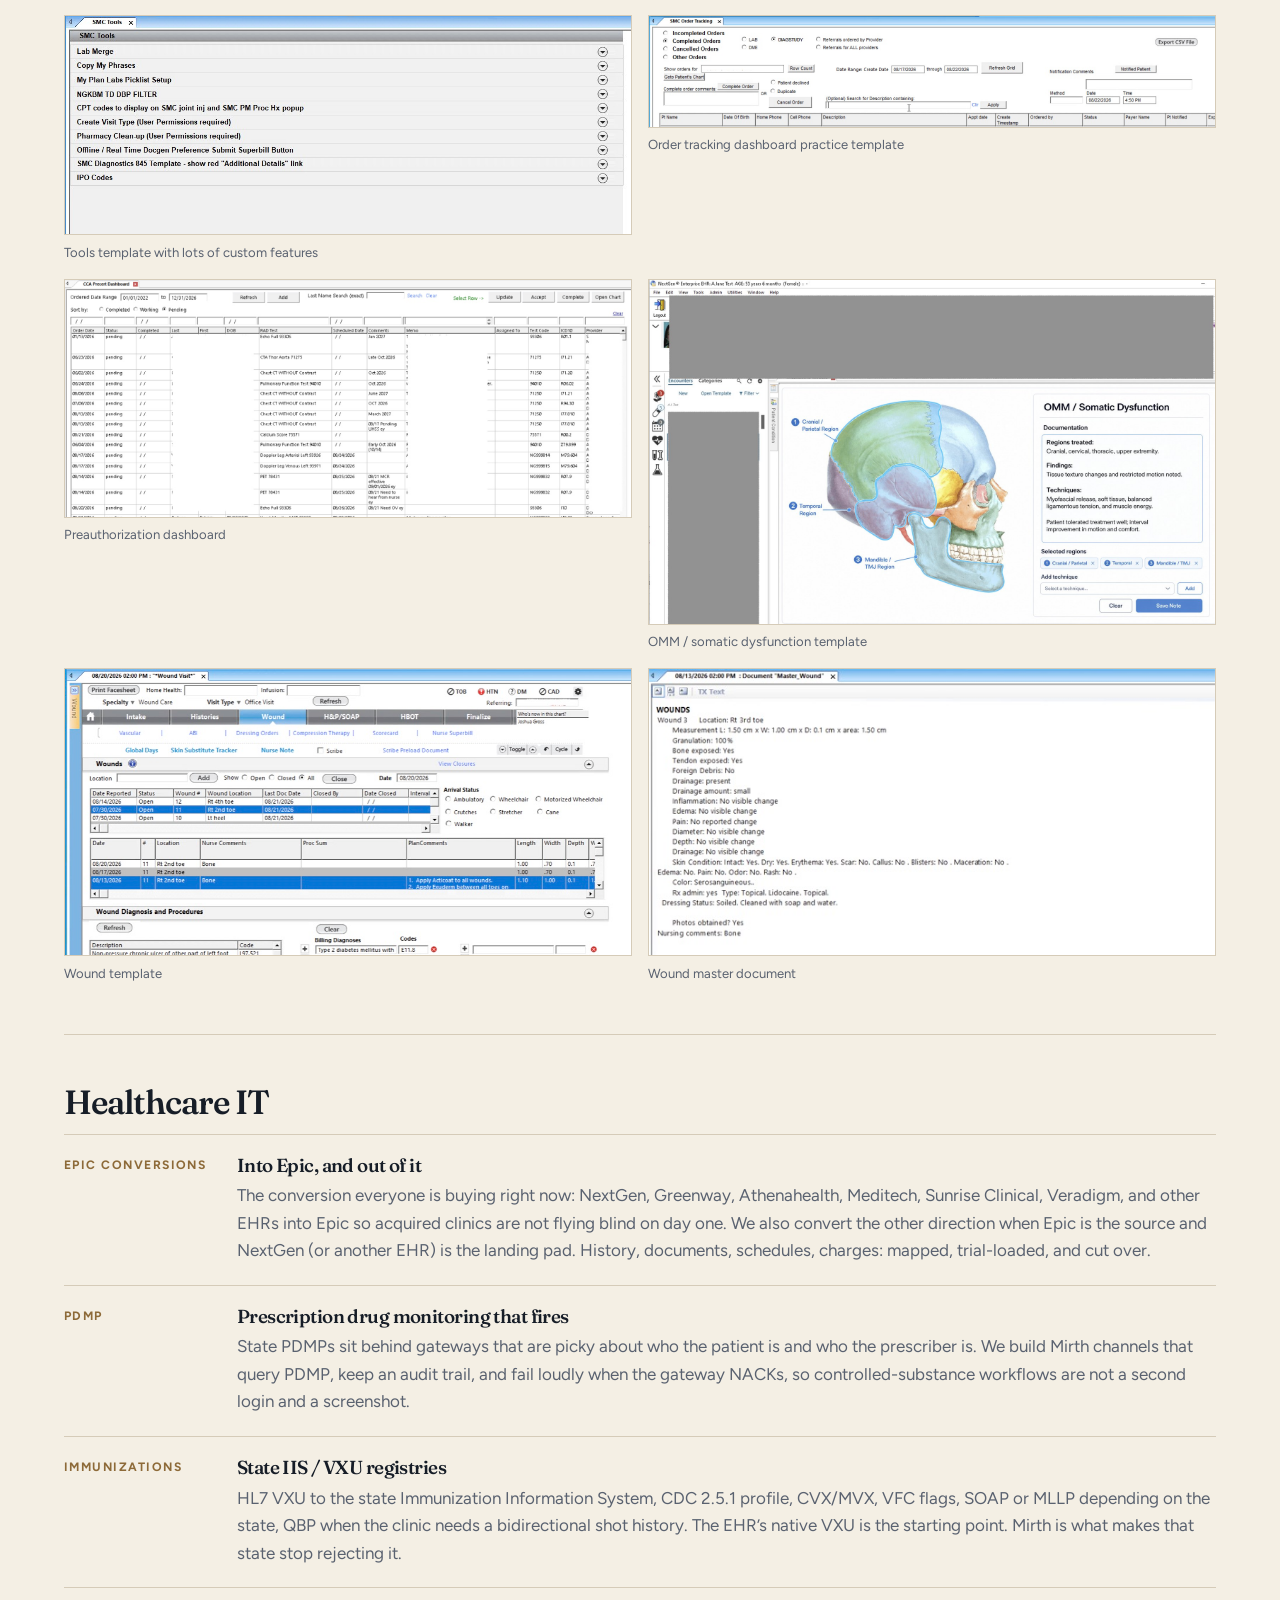
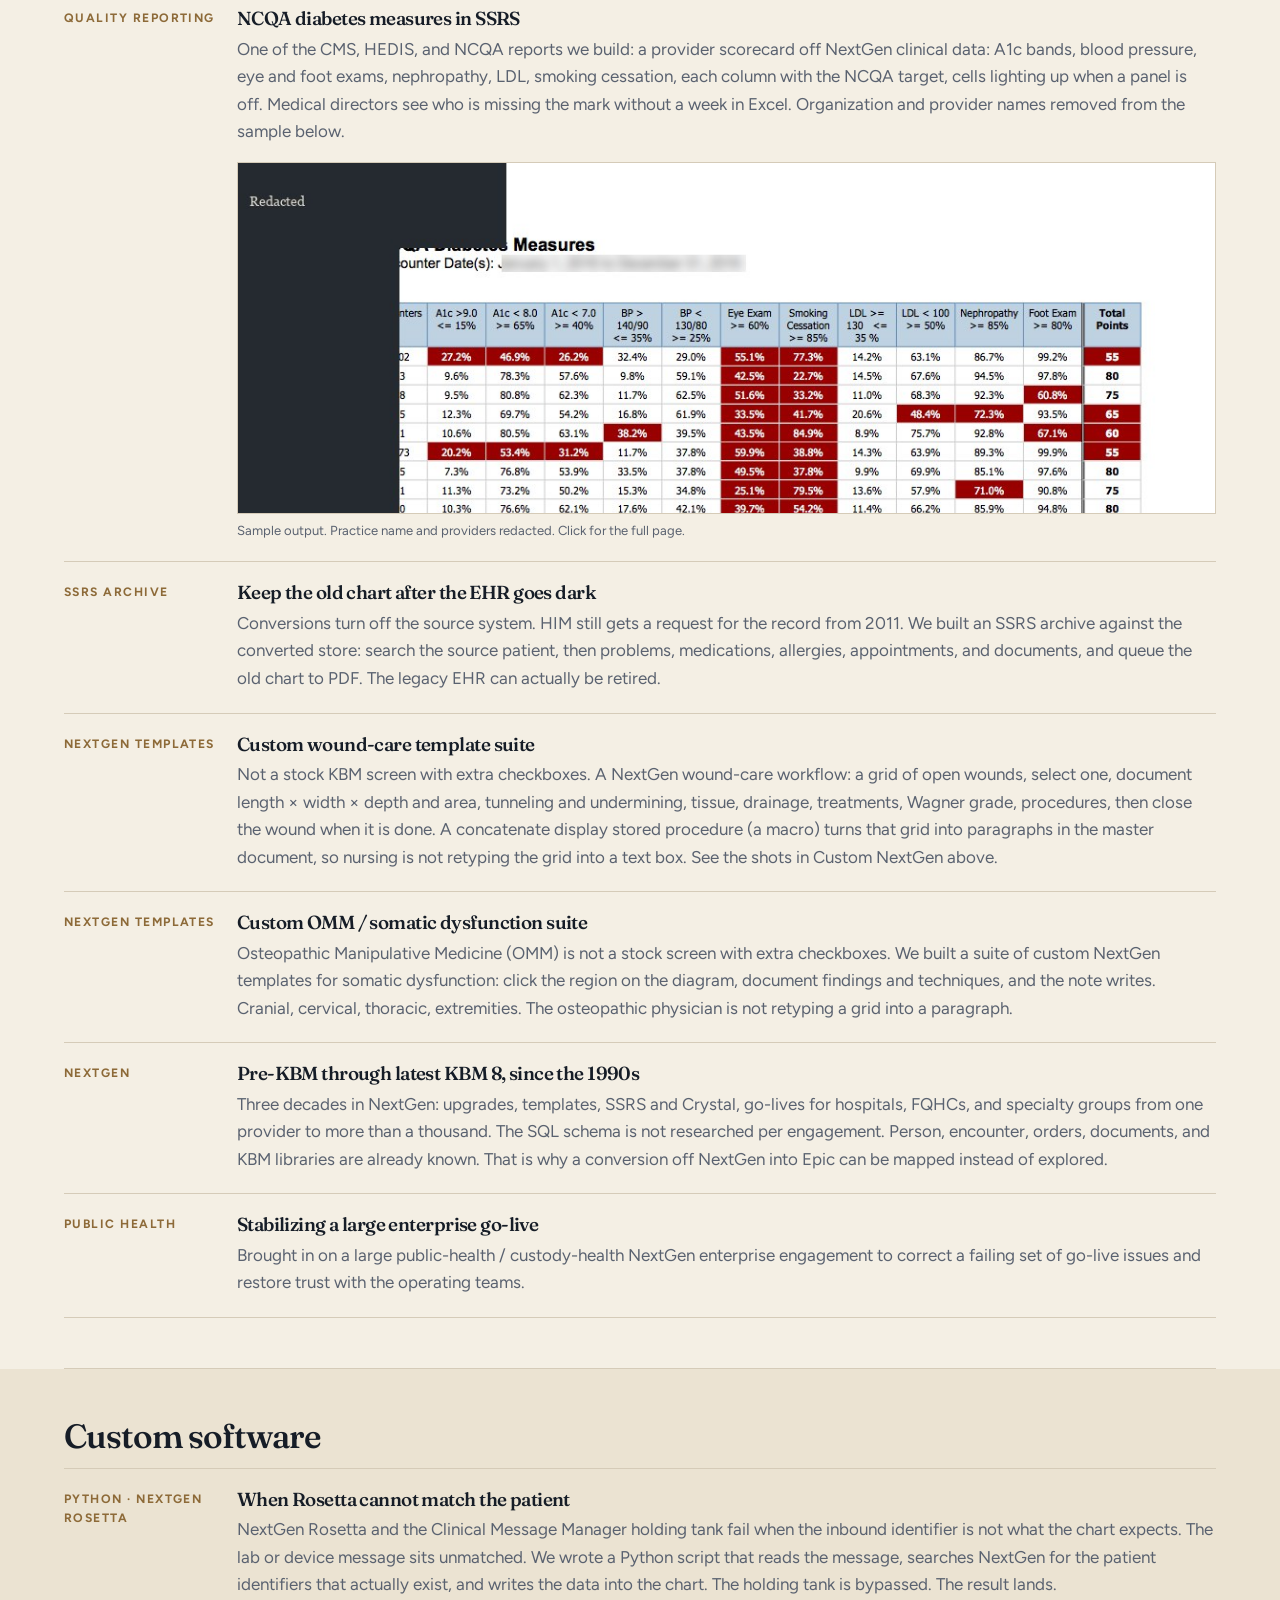
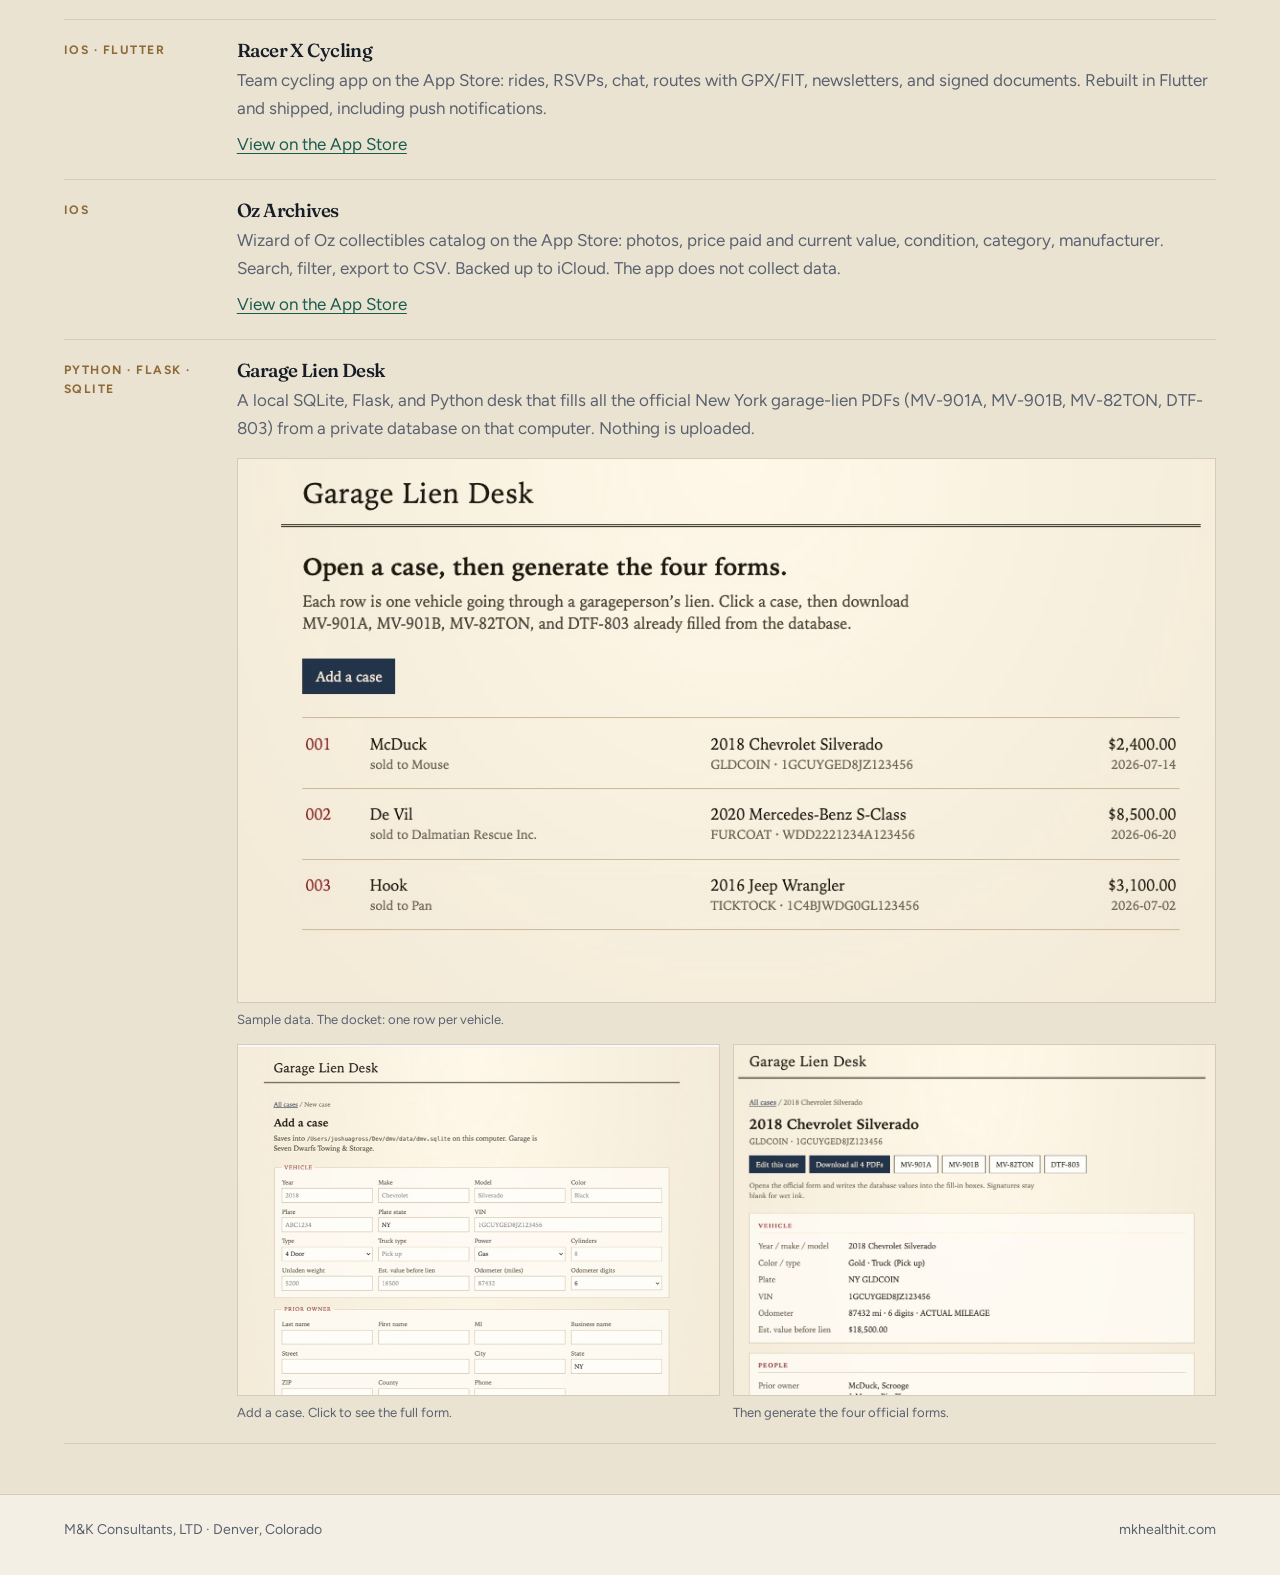
<file: work.html>
<!doctype html>
<html lang="en">
<head>
  <meta charset="utf-8">
  <meta name="viewport" content="width=device-width, initial-scale=1">
  <title>Work: Epic, IDCO, Mirth · M&amp;K Consultants</title>
  <meta name="description" content="Selected work: custom NextGen dashboards and templates, Epic conversions, NCQA SSRS, Mirth IDCO, Rosetta bypass, Racer X, Oz Archives, and Garage Lien Desk.">
  <link rel="canonical" href="https://mkhealthit.com/work.html">
  <link rel="icon" href="/favicon.svg" type="image/svg+xml">
  <link rel="preconnect" href="https://fonts.googleapis.com">
  <link rel="preconnect" href="https://fonts.gstatic.com" crossorigin>
  <link href="https://fonts.googleapis.com/css2?family=Figtree:wght@400;600;650&family=Fraunces:opsz,wght@9..144,500;9..144,600&display=swap" rel="stylesheet">
  <link rel="stylesheet" href="/styles.css">
</head>
<body>
  <header class="site-head">
    <div class="wrap mast">
      <a class="mark" href="/">
        <strong>M&amp;K Consultants</strong>
        <span>Healthcare IT</span>
      </a>
      <button class="nav-toggle" type="button" aria-expanded="false" aria-controls="nav">Menu</button>
      <nav class="nav" id="nav" aria-label="Primary">
        <a href="/">Home</a>
        <a href="/services.html">Services</a>
        <a href="/work.html" aria-current="page">Work</a>
        <a href="/about.html">About</a>
        <a href="/contact.html">Contact</a>
      </nav>
    </div>
  </header>

  <main>
    <section class="wrap hero plain">
      <p class="kicker">Work</p>
      <h1>Epic conversions, state interfaces, and a pacemaker channel that actually files the interrogation.</h1>
    </section>

    <section class="band tint">
      <div class="wrap">
        <p class="kicker">Spotlight</p>
        <article class="spot">
          <p class="meta">Mirth · IDCO · Cardiology</p>
          <div>
            <h2>Pacemaker and ICD interrogations into NextGen</h2>
            <p>Cardiology device clinics drown in programmer output. Biotronik, Medtronic, and St. Jude (and the rest of the IHE IDCO world) emit HL7 observation messages (implantable pacemakers, ICDs, CRT devices, loop recorders) that the EHR will not file on its own. Staff print PDFs. Discrete battery, lead, and therapy data never lands on the chart.</p>
            <p>We built a Mirth Connect channel that watches for those <code>*.hl7</code> IDCO files, parses MSH/PID/OBR/OBX, matches the patient in NextGen, distinguishes remote monitor traffic from in-clinic interrogations, and writes discrete observations plus a clinical encounter the device clinic can work. A companion path produces the report PDF when the workflow still needs a document. Manufacturers are normalized (not left as a suffix on a name field). Lead positions (RA, RV, LV) are mapped so the template is not a blank grid.</p>
            <p>If an abnormal or out-of-range interrogation comes in, a reading the device clinic has to act on, it shows on the pacemaker dashboard, and a NextGen task goes to a nursing task group so someone follows up with the patient. Routine interrogations file quietly. The ones that need a callback do not sit in a share folder.</p>
            <p>The point is not “we know HL7.” It is that the next interrogation is in the chart before the patient is out of the parking lot.</p>
          </div>
        </article>
      </div>
    </section>

    <section class="wrap band">
      <p class="kicker">Custom NextGen</p>
      <h2>Practice templates and dashboards, not stock KBM.</h2>
      <p class="lede">Order tracking, precert, CCM minutes, device clinics, a tools menu that actually has the utilities, a wound-care suite that writes the master document, and a custom Osteopathic Manipulative Medicine (OMM) suite for somatic dysfunction. Patient names and dates of birth are blanked where they appeared.</p>
      <div class="gallery">
        <figure>
          <a href="/images/nextgen/pacemaker-dashboard.jpg"><img src="/images/nextgen/pacemaker-dashboard.jpg" alt="Pacemaker dashboard practice template" width="1600" height="670"></a>
          <figcaption>Pacemaker dashboard practice template</figcaption>
        </figure>
        <figure>
          <a href="/images/nextgen/chronic-care-management.jpg"><img src="/images/nextgen/chronic-care-management.jpg" alt="Chronic care management template" width="1600" height="576"></a>
          <figcaption>Chronic care management template</figcaption>
        </figure>
        <figure>
          <a href="/images/nextgen/tools-template.jpg"><img src="/images/nextgen/tools-template.jpg" alt="Tools template with lots of custom features" width="1048" height="404"></a>
          <figcaption>Tools template with lots of custom features</figcaption>
        </figure>
        <figure>
          <a href="/images/nextgen/order-tracking-dashboard.jpg"><img src="/images/nextgen/order-tracking-dashboard.jpg" alt="Order tracking dashboard practice template" width="1600" height="314"></a>
          <figcaption>Order tracking dashboard practice template</figcaption>
        </figure>
        <figure>
          <a href="/images/nextgen/preauthorization-dashboard.jpg"><img src="/images/nextgen/preauthorization-dashboard.jpg" alt="Preauthorization dashboard" width="1600" height="669"></a>
          <figcaption>Preauthorization dashboard</figcaption>
        </figure>
        <figure>
          <a href="/images/nextgen/omm-somatic-dysfunction.jpg"><img src="/images/nextgen/omm-somatic-dysfunction.jpg" alt="Custom OMM somatic dysfunction template with region diagram and documentation" width="1600" height="972"></a>
          <figcaption>OMM / somatic dysfunction template</figcaption>
        </figure>
        <figure class="crop">
          <a href="/images/nextgen/wound-template.jpg"><img src="/images/nextgen/wound-template.jpg" alt="Wound template" width="967" height="1600"></a>
          <figcaption>Wound template</figcaption>
        </figure>
        <figure class="crop">
          <a href="/images/nextgen/wound-master-document.jpg"><img src="/images/nextgen/wound-master-document.jpg" alt="Wound master document" width="625" height="1600"></a>
          <figcaption>Wound master document</figcaption>
        </figure>
      </div>
    </section>

    <section class="wrap band">
      <h2>Healthcare IT</h2>
      <div class="work-list">
        <article class="work">
          <p class="meta">Epic conversions</p>
          <div>
            <h3>Into Epic, and out of it</h3>
            <p>The conversion everyone is buying right now: NextGen, Greenway, Athenahealth, Meditech, Sunrise Clinical, Veradigm, and other EHRs into Epic so acquired clinics are not flying blind on day one. We also convert the other direction when Epic is the source and NextGen (or another EHR) is the landing pad. History, documents, schedules, charges: mapped, trial-loaded, and cut over.</p>
          </div>
        </article>
        <article class="work">
          <p class="meta">PDMP</p>
          <div>
            <h3>Prescription drug monitoring that fires</h3>
            <p>State PDMPs sit behind gateways that are picky about who the patient is and who the prescriber is. We build Mirth channels that query PDMP, keep an audit trail, and fail loudly when the gateway NACKs, so controlled-substance workflows are not a second login and a screenshot.</p>
          </div>
        </article>
        <article class="work">
          <p class="meta">Immunizations</p>
          <div>
            <h3>State IIS / VXU registries</h3>
            <p>HL7 VXU to the state Immunization Information System, CDC 2.5.1 profile, CVX/MVX, VFC flags, SOAP or MLLP depending on the state, QBP when the clinic needs a bidirectional shot history. The EHR’s native VXU is the starting point. Mirth is what makes that state stop rejecting it.</p>
          </div>
        </article>
        <article class="work">
          <p class="meta">Quality reporting</p>
          <div>
            <h3>NCQA diabetes measures in SSRS</h3>
            <p>One of the CMS, HEDIS, and NCQA reports we build: a provider scorecard off NextGen clinical data: A1c bands, blood pressure, eye and foot exams, nephropathy, LDL, smoking cessation, each column with the NCQA target, cells lighting up when a panel is off. Medical directors see who is missing the mark without a week in Excel. Organization and provider names removed from the sample below.</p>
            <div class="shots">
              <figure class="crop">
                <a href="/images/work/ncqa-diabetes.jpg"><img src="/images/work/ncqa-diabetes.jpg" alt="Redacted NCQA diabetes measures SSRS report with targets and exception highlighting" width="1023" height="1183"></a>
                <figcaption>Sample output. Practice name and providers redacted. Click for the full page.</figcaption>
              </figure>
            </div>
          </div>
        </article>
        <article class="work">
          <p class="meta">SSRS archive</p>
          <div>
            <h3>Keep the old chart after the EHR goes dark</h3>
            <p>Conversions turn off the source system. HIM still gets a request for the record from 2011. We built an SSRS archive against the converted store: search the source patient, then problems, medications, allergies, appointments, and documents, and queue the old chart to PDF. The legacy EHR can actually be retired.</p>
          </div>
        </article>
        <article class="work">
          <p class="meta">NextGen templates</p>
          <div>
            <h3>Custom wound-care template suite</h3>
              <p>Not a stock KBM screen with extra checkboxes. A NextGen wound-care workflow: a grid of open wounds, select one, document length × width × depth and area, tunneling and undermining, tissue, drainage, treatments, Wagner grade, procedures, then close the wound when it is done. A concatenate display stored procedure (a macro) turns that grid into paragraphs in the master document, so nursing is not retyping the grid into a text box. See the shots in Custom NextGen above.</p>
          </div>
        </article>
        <article class="work">
          <p class="meta">NextGen templates</p>
          <div>
            <h3>Custom OMM / somatic dysfunction suite</h3>
            <p>Osteopathic Manipulative Medicine (OMM) is not a stock screen with extra checkboxes. We built a suite of custom NextGen templates for somatic dysfunction: click the region on the diagram, document findings and techniques, and the note writes. Cranial, cervical, thoracic, extremities. The osteopathic physician is not retyping a grid into a paragraph.</p>
          </div>
        </article>
        <article class="work">
          <p class="meta">NextGen</p>
          <div>
            <h3>Pre-KBM through latest KBM 8, since the 1990s</h3>
            <p>Three decades in NextGen: upgrades, templates, SSRS and Crystal, go-lives for hospitals, FQHCs, and specialty groups from one provider to more than a thousand. The SQL schema is not researched per engagement. Person, encounter, orders, documents, and KBM libraries are already known. That is why a conversion off NextGen into Epic can be mapped instead of explored.</p>
          </div>
        </article>
        <article class="work">
          <p class="meta">Public health</p>
          <div>
            <h3>Stabilizing a large enterprise go-live</h3>
            <p>Brought in on a large public-health / custody-health NextGen enterprise engagement to correct a failing set of go-live issues and restore trust with the operating teams.</p>
          </div>
        </article>
      </div>
    </section>

    <section class="band tint">
      <div class="wrap">
        <h2>Custom software</h2>
        <div class="work-list">
          <article class="work">
            <p class="meta">Python · NextGen Rosetta</p>
            <div>
              <h3>When Rosetta cannot match the patient</h3>
              <p>NextGen Rosetta and the Clinical Message Manager holding tank fail when the inbound identifier is not what the chart expects. The lab or device message sits unmatched. We wrote a Python script that reads the message, searches NextGen for the patient identifiers that actually exist, and writes the data into the chart. The holding tank is bypassed. The result lands.</p>
            </div>
          </article>
          <article class="work">
            <p class="meta">iOS · Flutter</p>
            <div>
              <h3>Racer X Cycling</h3>
              <p>Team cycling app on the App Store: rides, RSVPs, chat, routes with GPX/FIT, newsletters, and signed documents. Rebuilt in Flutter and shipped, including push notifications.</p>
              <p><a href="https://apps.apple.com/us/app/racer-x-cycling/id6756443029">View on the App Store</a></p>
            </div>
          </article>
          <article class="work">
            <p class="meta">iOS</p>
            <div>
              <h3>Oz Archives</h3>
              <p>Wizard of Oz collectibles catalog on the App Store: photos, price paid and current value, condition, category, manufacturer. Search, filter, export to CSV. Backed up to iCloud. The app does not collect data.</p>
              <p><a href="https://apps.apple.com/us/app/oz-archives/id6758319782">View on the App Store</a></p>
            </div>
          </article>
          <article class="work">
            <p class="meta">Python · Flask · SQLite</p>
            <div>
              <h3>Garage Lien Desk</h3>
              <p>A local SQLite, Flask, and Python desk that fills all the official New York garage-lien PDFs (MV-901A, MV-901B, MV-82TON, DTF-803) from a private database on that computer. Nothing is uploaded.</p>
              <div class="shots">
                <figure>
                  <a href="/images/lien/docket.jpg"><img src="/images/lien/docket.jpg" alt="Garage Lien Desk docket with three sample cases" width="1020" height="566"></a>
                  <figcaption>Sample data. The docket: one row per vehicle.</figcaption>
                </figure>
                <div class="shots-split">
                  <figure class="crop">
                    <a href="/images/lien/case-form.jpg"><img src="/images/lien/case-form.jpg" alt="Add-a-case form: vehicle, parties, charges, notice and sale" width="820" height="1600"></a>
                    <figcaption>Add a case. Click to see the full form.</figcaption>
                  </figure>
                  <figure class="crop">
                    <a href="/images/lien/case-detail.jpg"><img src="/images/lien/case-detail.jpg" alt="Case detail with Download all 4 PDFs and MV-901A, MV-901B, MV-82TON, DTF-803" width="1042" height="1600"></a>
                    <figcaption>Then generate the four official forms.</figcaption>
                  </figure>
                </div>
              </div>
            </div>
          </article>
        </div>
      </div>
    </section>
  </main>

  <footer class="colophon">
    <div class="wrap">
      <span>M&amp;K Consultants, LTD · Denver, Colorado</span>
      <span>mkhealthit.com</span>
    </div>
  </footer>
  <script src="/site.js"></script>
</body>
</html>
</file>
<file: styles.css>
:root {
  --paper: #f4efe4;
  --paper-2: #ebe3d2;
  --ink: #161d27;
  --muted: #5a6270;
  --line: #d5cbb8;
  --accent: #1a5c4e;
  --accent-hover: #134339;
  --brass: #8d6a38;
  --white: #fbf8f1;
  --max: 72rem;
  --header-h: 4.15rem;
}

*,
*::before,
*::after {
  box-sizing: border-box;
}

html {
  scroll-behavior: smooth;
}

body {
  margin: 0;
  color: var(--ink);
  background: var(--paper);
  font-family: "Figtree", "Segoe UI", sans-serif;
  font-size: 1.0625rem;
  line-height: 1.62;
}

img {
  max-width: 100%;
}

code {
  font-size: 0.9em;
}

a {
  color: var(--accent);
  text-underline-offset: 0.18em;
}

a:hover {
  color: var(--accent-hover);
}

.wrap {
  width: min(var(--max), calc(100% - 2rem));
  margin-inline: auto;
}

.site-head {
  position: sticky;
  top: 0;
  z-index: 20;
  border-bottom: 1px solid var(--line);
  background: color-mix(in srgb, var(--paper) 88%, transparent);
  backdrop-filter: blur(12px);
}

.mast {
  display: flex;
  align-items: center;
  justify-content: space-between;
  gap: 1rem;
  min-height: var(--header-h);
}

.mark {
  display: flex;
  flex-direction: column;
  gap: 0.05rem;
  color: inherit;
  text-decoration: none;
}

.mark strong {
  font-family: "Fraunces", Georgia, serif;
  font-size: 1.12rem;
  font-weight: 600;
  letter-spacing: -0.02em;
}

.mark span {
  font-size: 0.68rem;
  letter-spacing: 0.14em;
  text-transform: uppercase;
  color: var(--muted);
}

.nav-toggle {
  display: none;
  min-width: 2.75rem;
  min-height: 2.75rem;
  padding: 0 0.7rem;
  border: 1px solid var(--line);
  border-radius: 4px;
  background: var(--white);
  color: var(--ink);
  font: inherit;
  font-size: 0.85rem;
  font-weight: 600;
}

.nav {
  display: flex;
  flex-wrap: wrap;
  align-items: center;
  gap: 0.2rem 1.05rem;
  font-size: 0.95rem;
}

.nav a {
  color: var(--ink);
  text-decoration: none;
  padding: 0.35rem 0;
}

.nav a:hover,
.nav a[aria-current="page"] {
  color: var(--accent);
}

.hero {
  display: grid;
  grid-template-columns: 1.15fr 0.85fr;
  gap: 2.2rem;
  align-items: end;
  padding: 3.6rem 0 3.1rem;
  border-bottom: 1px solid var(--line);
}

.hero.plain {
  display: block;
  max-width: 46rem;
}

.kicker {
  margin: 0 0 0.8rem;
  color: var(--brass);
  font-size: 0.76rem;
  font-weight: 700;
  letter-spacing: 0.16em;
  text-transform: uppercase;
}

h1,
h2,
h3 {
  font-family: "Fraunces", Georgia, serif;
  font-weight: 560;
  letter-spacing: -0.03em;
  line-height: 1.12;
}

h1 {
  margin: 0 0 1rem;
  font-size: clamp(2.05rem, 5.4vw, 3.45rem);
}

h2 {
  margin: 0 0 0.75rem;
  font-size: clamp(1.5rem, 3vw, 2.1rem);
}

h3 {
  margin: 0 0 0.4rem;
  font-size: 1.18rem;
}

.lede {
  max-width: 40rem;
  margin: 0 0 1.6rem;
  color: var(--muted);
  font-size: 1.12rem;
}

.actions {
  display: flex;
  flex-wrap: wrap;
  gap: 0.65rem;
}

.btn {
  display: inline-flex;
  align-items: center;
  justify-content: center;
  min-height: 2.75rem;
  padding: 0.7rem 1.1rem;
  border: 1px solid transparent;
  border-radius: 3px;
  font: inherit;
  font-weight: 600;
  text-decoration: none;
}

.btn.primary {
  color: var(--white);
  background: var(--accent);
}

.btn.primary:hover {
  color: var(--white);
  background: var(--accent-hover);
}

.btn.ghost {
  color: var(--ink);
  border-color: var(--line);
  background: var(--white);
}

.btn.ghost:hover {
  border-color: var(--ink);
  color: var(--ink);
}

.hero-aside {
  padding: 1.2rem 1.2rem 1.25rem;
  border: 1px solid var(--line);
  background: var(--white);
}

.hero-aside h2 {
  font-size: 1.05rem;
}

.hero-aside p {
  margin: 0;
  color: var(--muted);
  font-size: 0.98rem;
}

.hero-aside p + p {
  margin-top: 0.7rem;
}

.band {
  padding: 3.1rem 0;
  border-bottom: 1px solid var(--line);
}

.band.tint {
  background: var(--paper-2);
}

.grid-3,
.grid-2 {
  display: grid;
  gap: 1rem;
}

.grid-3 {
  grid-template-columns: repeat(3, 1fr);
}

.grid-2 {
  grid-template-columns: 1fr 1fr;
}

.tile,
.card,
.spot {
  padding: 1.2rem 1.15rem 1.25rem;
  border: 1px solid var(--line);
  background: var(--white);
}

.tile p,
.card p,
.spot p {
  margin: 0;
  color: var(--muted);
}

.tile p + p,
.card p + p,
.spot p + p {
  margin-top: 0.7rem;
}

.chips {
  display: flex;
  flex-wrap: wrap;
  gap: 0.4rem;
  margin: 0 0 1.3rem;
  padding: 0;
  list-style: none;
}

.chips li {
  padding: 0.28rem 0.62rem;
  border: 1px solid var(--line);
  border-radius: 999px;
  background: var(--white);
  font-size: 0.82rem;
  font-weight: 600;
}

.chips .hot {
  color: var(--white);
  border-color: var(--accent);
  background: var(--accent);
}

.proof {
  display: flex;
  flex-wrap: wrap;
  gap: 0.5rem 1.25rem;
  margin: 0;
  padding: 0;
  list-style: none;
  color: var(--muted);
  font-size: 0.95rem;
}

.proof li + li::before {
  content: "·";
  margin-right: 1.25rem;
  color: var(--brass);
}

blockquote.quote {
  margin: 0;
}

blockquote.quote p {
  color: var(--ink);
  font-family: "Fraunces", Georgia, serif;
  font-size: 1.05rem;
  font-weight: 500;
  line-height: 1.4;
}

blockquote.quote footer {
  margin-top: 0.75rem;
  color: var(--muted);
  font-size: 0.82rem;
}

.spot {
  display: grid;
  grid-template-columns: 11rem 1fr;
  gap: 1.2rem 1.5rem;
  align-items: start;
}

.spot .meta {
  margin: 0;
  color: var(--brass);
  font-size: 0.76rem;
  font-weight: 700;
  letter-spacing: 0.14em;
  text-transform: uppercase;
}

.work-list {
  display: grid;
  gap: 0;
}

.work {
  display: grid;
  grid-template-columns: 9.5rem 1fr;
  gap: 1rem 1.3rem;
  padding: 1.25rem 0;
  border-top: 1px solid var(--line);
}

.work:last-child {
  border-bottom: 1px solid var(--line);
}

.work .meta {
  margin: 0;
  color: var(--brass);
  font-size: 0.76rem;
  font-weight: 700;
  letter-spacing: 0.12em;
  text-transform: uppercase;
}

.work p {
  margin: 0 0 0.55rem;
  color: var(--muted);
}

.work p:last-child {
  margin-bottom: 0;
}

.shots {
  display: grid;
  gap: 0.85rem;
  margin: 1rem 0 0;
}

.shots-split {
  display: grid;
  grid-template-columns: 1fr 1fr;
  gap: 0.85rem;
}

.shots figure {
  margin: 0;
}

.shots img {
  width: 100%;
  height: auto;
  display: block;
  border: 1px solid var(--line);
  background: #fff;
}

.shots .crop img {
  height: 22rem;
  object-fit: cover;
  object-position: top center;
}

.shots figcaption {
  margin: 0.4rem 0 0;
  color: var(--muted);
  font-size: 0.82rem;
}

.card-shot {
  display: block;
  margin: 0.85rem 0 0;
  overflow: hidden;
  border: 1px solid var(--line);
}

.card-shot img {
  width: 100%;
  height: 9.5rem;
  object-fit: cover;
  object-position: top center;
  display: block;
}

.gallery {
  display: grid;
  grid-template-columns: 1fr 1fr;
  gap: 1rem;
  margin: 1.2rem 0 0;
}

.gallery figure {
  margin: 0;
}

.gallery img {
  width: 100%;
  height: auto;
  display: block;
  border: 1px solid var(--line);
  background: #fff;
}

.gallery .crop img {
  height: 18rem;
  object-fit: cover;
  object-position: top center;
}

.gallery figcaption {
  margin: 0.4rem 0 0;
  color: var(--muted);
  font-size: 0.82rem;
}

.prose p {
  margin: 0 0 1rem;
}

.prose p:last-child {
  margin-bottom: 0;
}

.prose ul {
  margin: 0 0 1rem;
  padding-left: 1.15rem;
  color: var(--muted);
}

dl.facts {
  display: grid;
  grid-template-columns: 9rem 1fr;
  gap: 0.6rem 1rem;
  margin: 1.4rem 0 0;
}

dl.facts dt {
  color: var(--muted);
  font-size: 0.85rem;
}

dl.facts dd {
  margin: 0;
}

.colophon {
  padding: 1.5rem 0 2.1rem;
  color: var(--muted);
  font-size: 0.88rem;
}

.colophon .wrap {
  display: flex;
  flex-wrap: wrap;
  justify-content: space-between;
  gap: 0.55rem 1.4rem;
}

@media (max-width: 860px) {
  .hero,
  .grid-3,
  .grid-2,
  .spot,
  .work,
  .shots-split,
  .gallery,
  dl.facts {
    grid-template-columns: 1fr;
  }

  .hero {
    padding: 2.2rem 0 2rem;
    gap: 1.3rem;
  }

  .nav-toggle {
    display: inline-flex;
    align-items: center;
    justify-content: center;
  }

  .nav {
    display: none;
    position: absolute;
    top: var(--header-h);
    right: 0;
    left: 0;
    flex-direction: column;
    align-items: stretch;
    gap: 0;
    padding: 0.4rem 1rem 0.8rem;
    border-bottom: 1px solid var(--line);
    background: var(--paper);
  }

  .nav.open {
    display: flex;
  }

  .nav a {
    min-height: 2.75rem;
    display: flex;
    align-items: center;
    border-bottom: 1px solid var(--line);
  }

  .proof li + li::before {
    display: none;
  }

  h1 {
    max-width: none;
  }
}

@media (min-width: 861px) {
  .wrap {
    width: min(var(--max), calc(100% - 2.75rem));
  }
}
</file>
